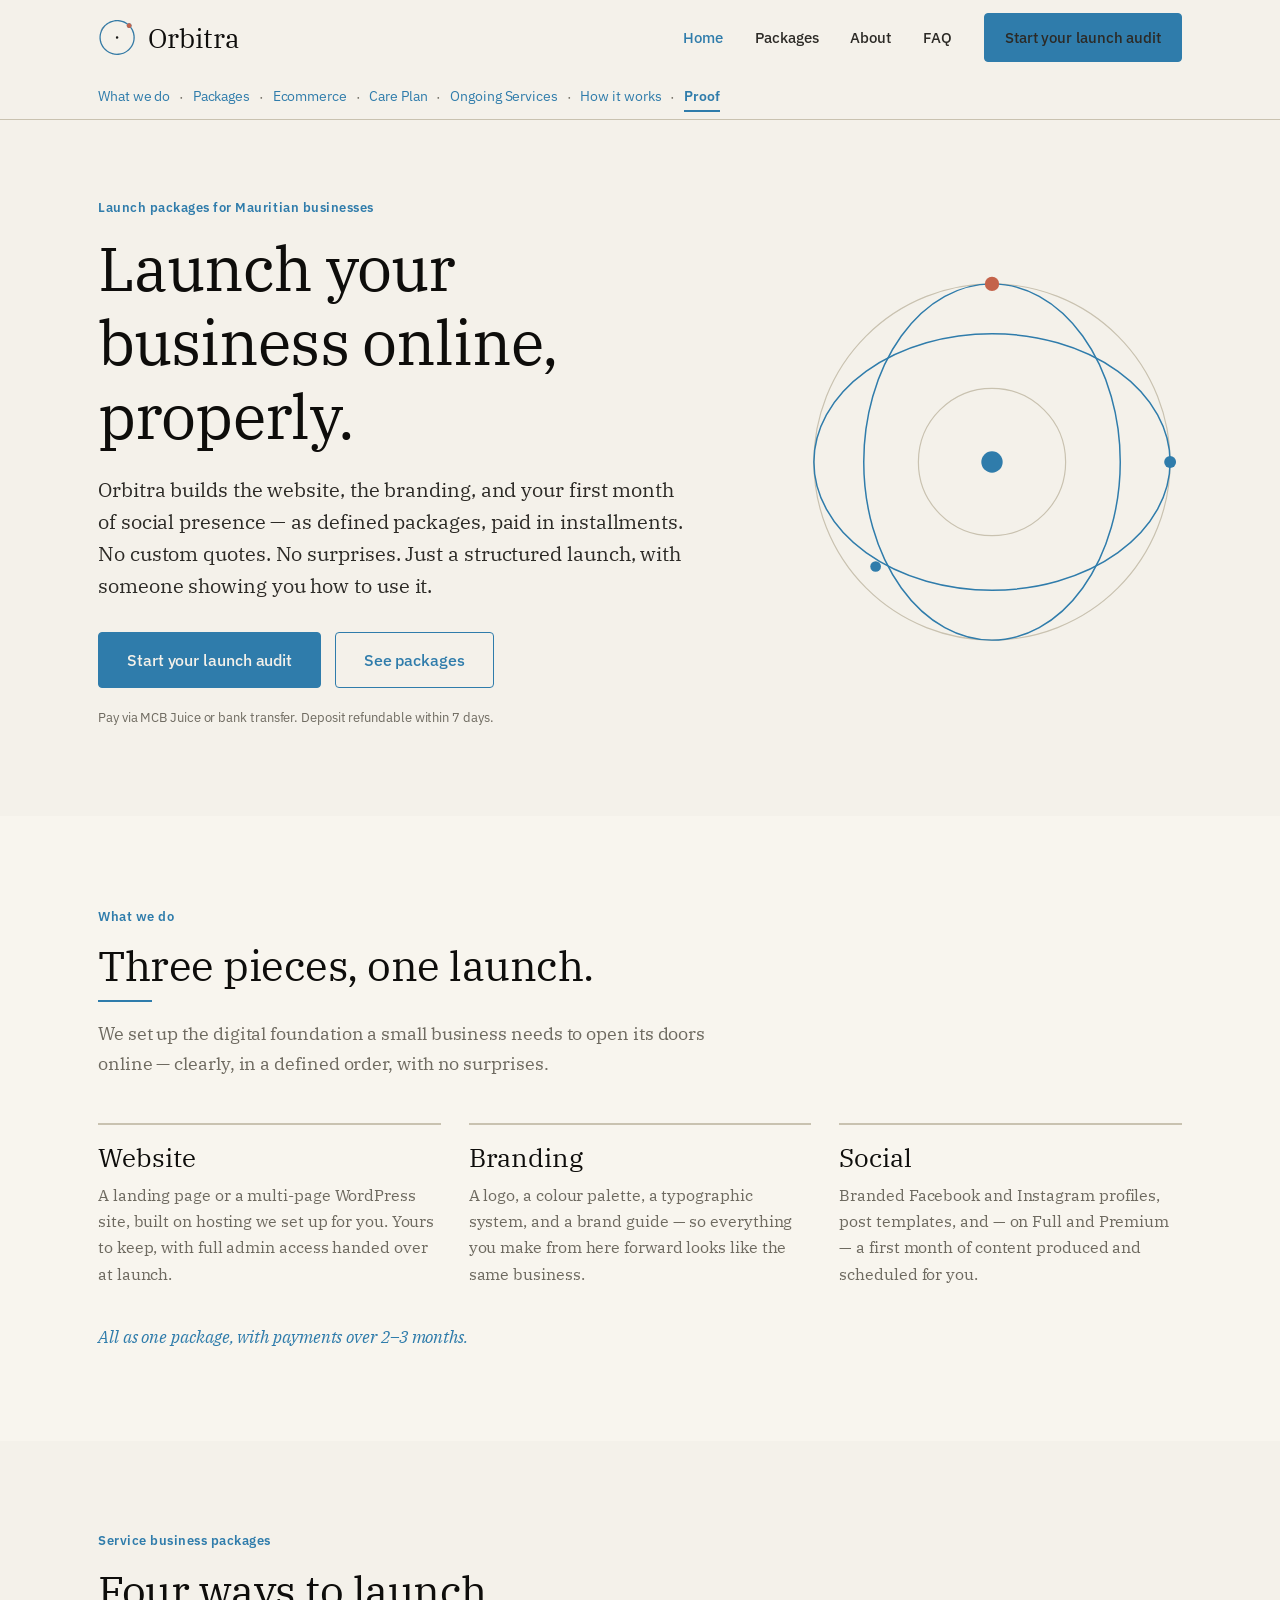
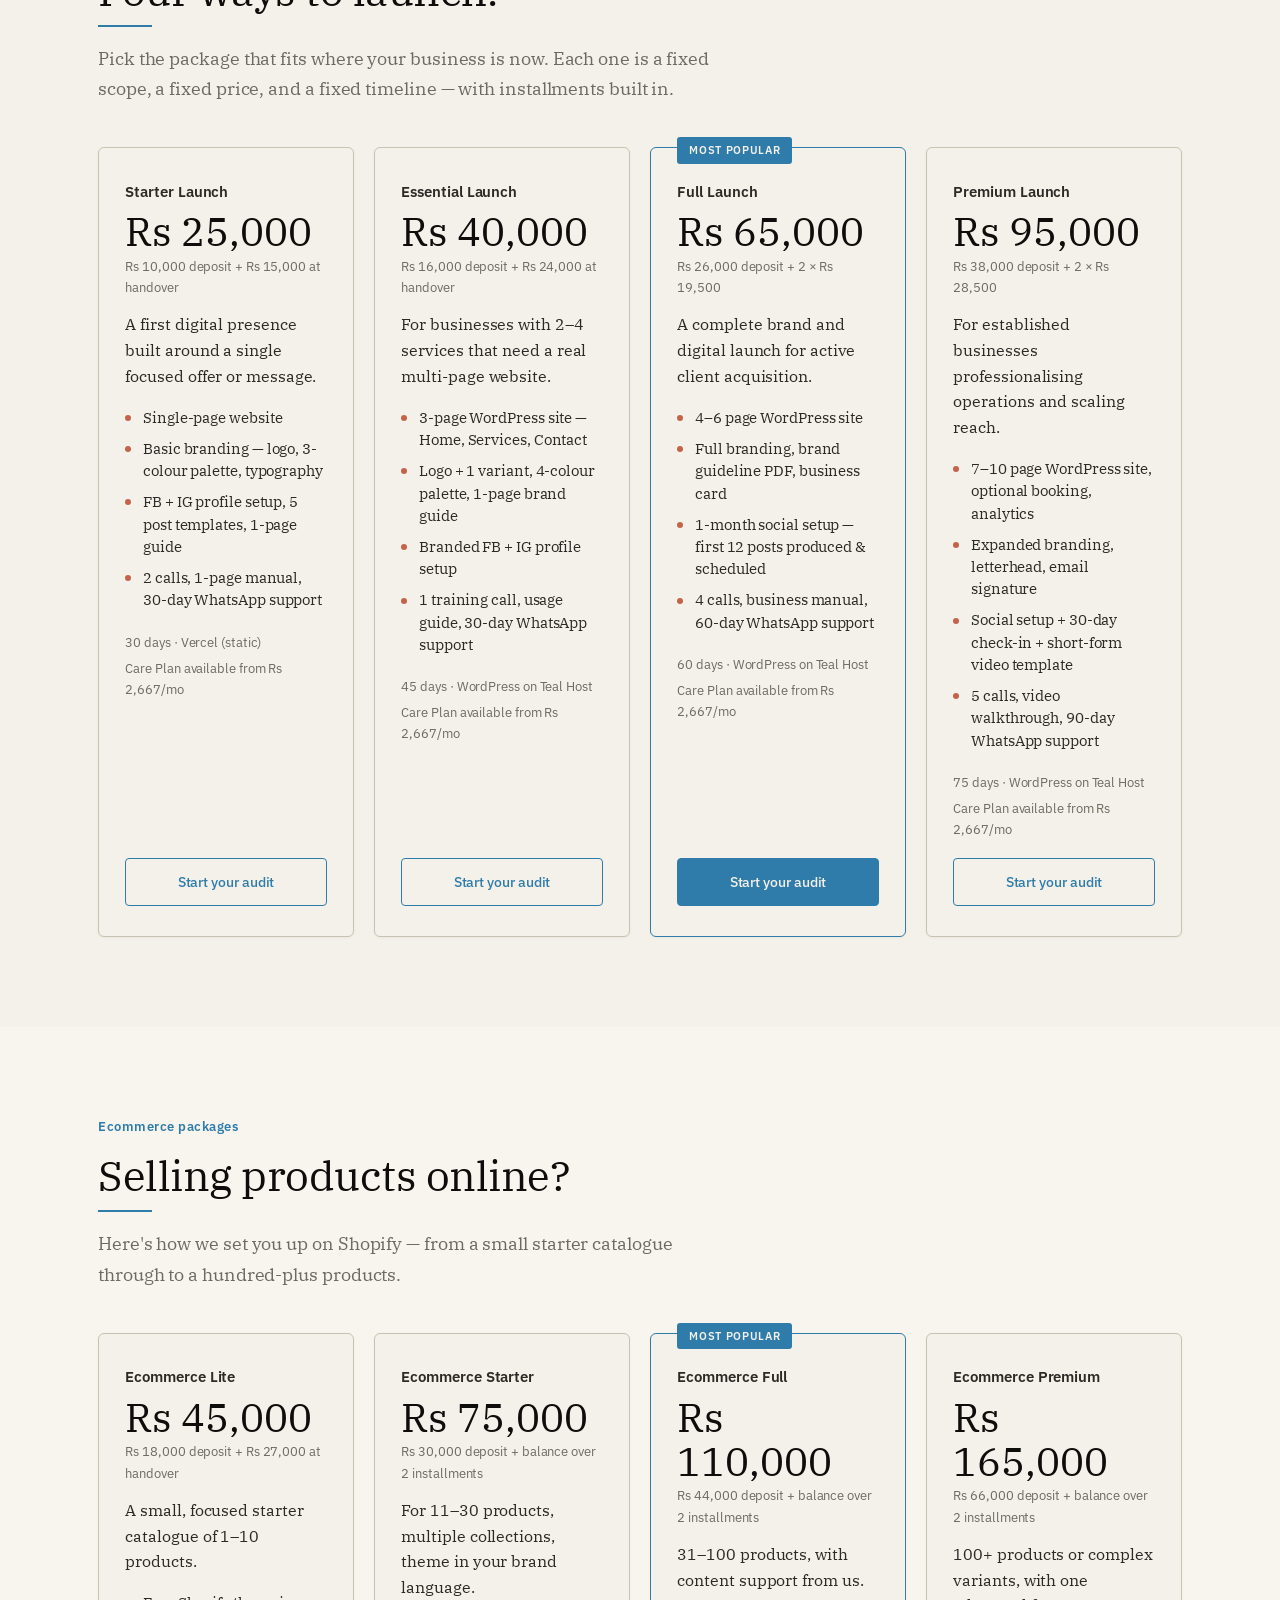
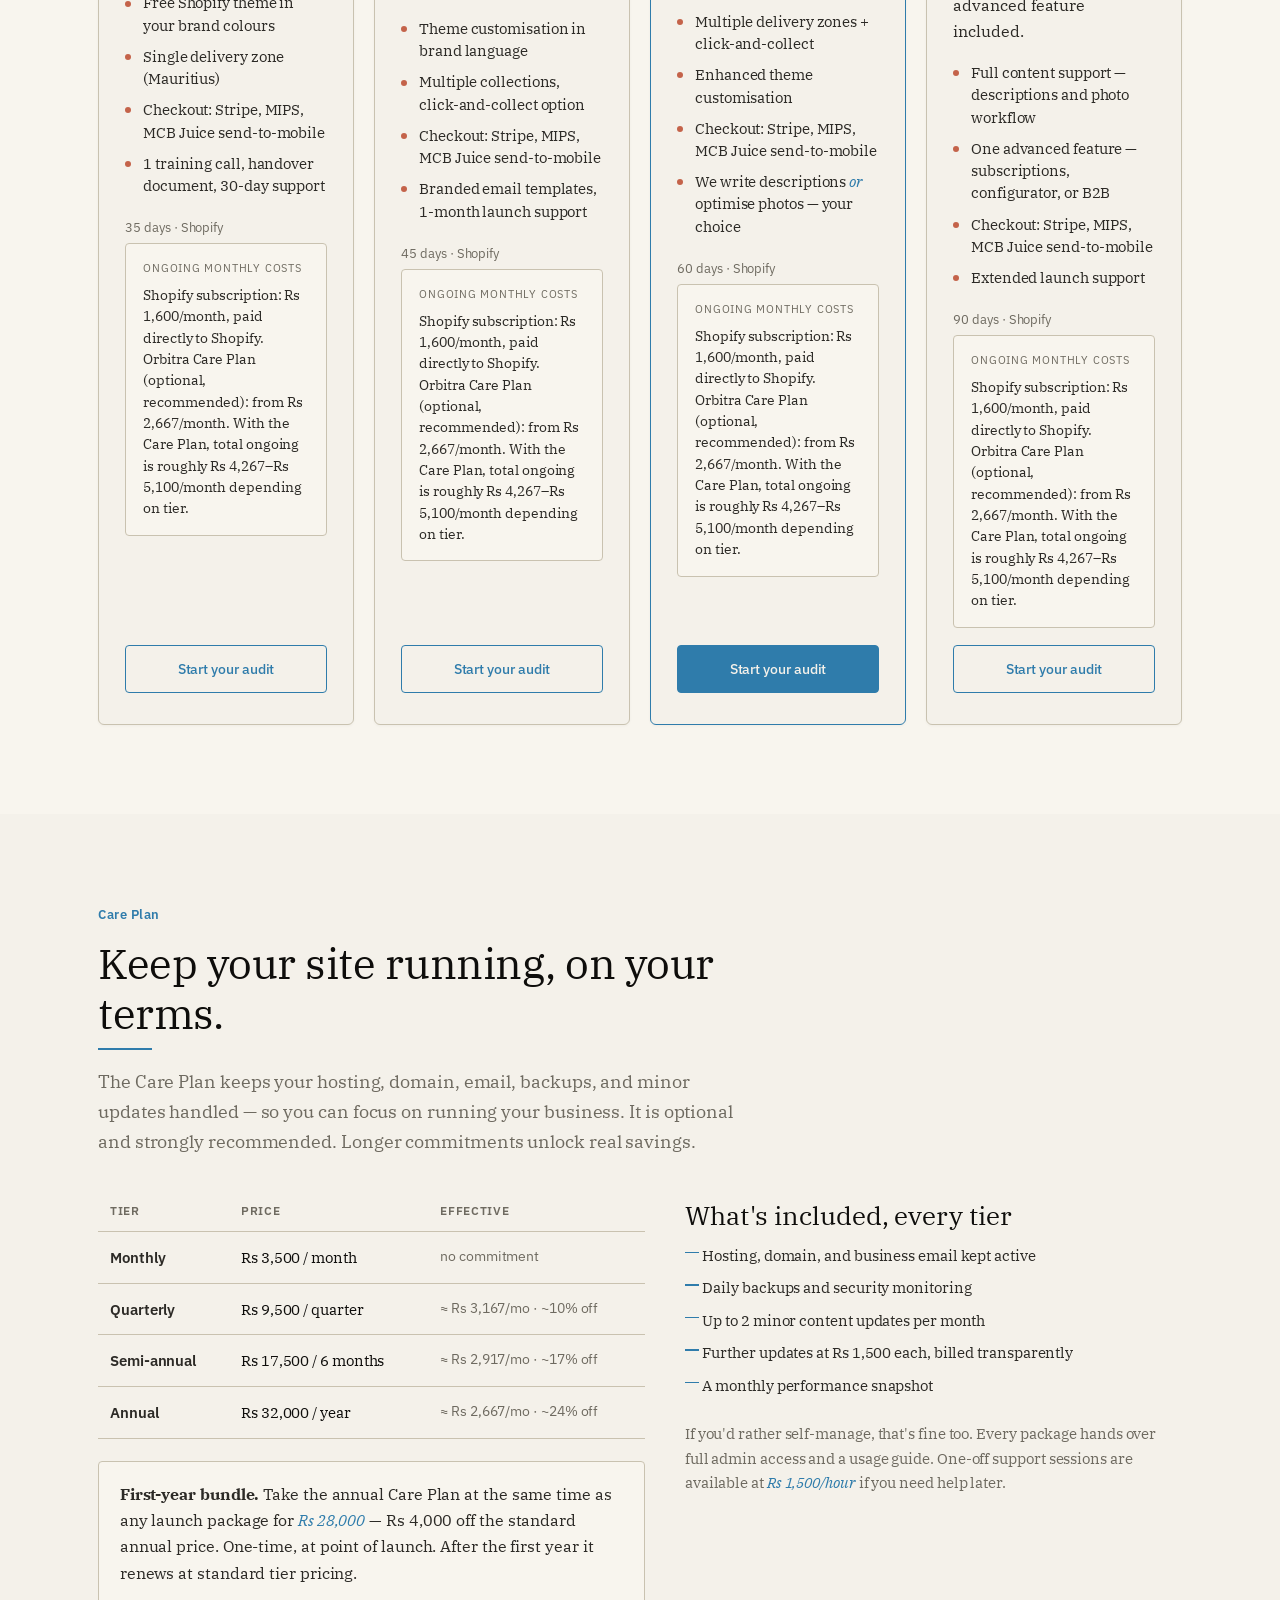
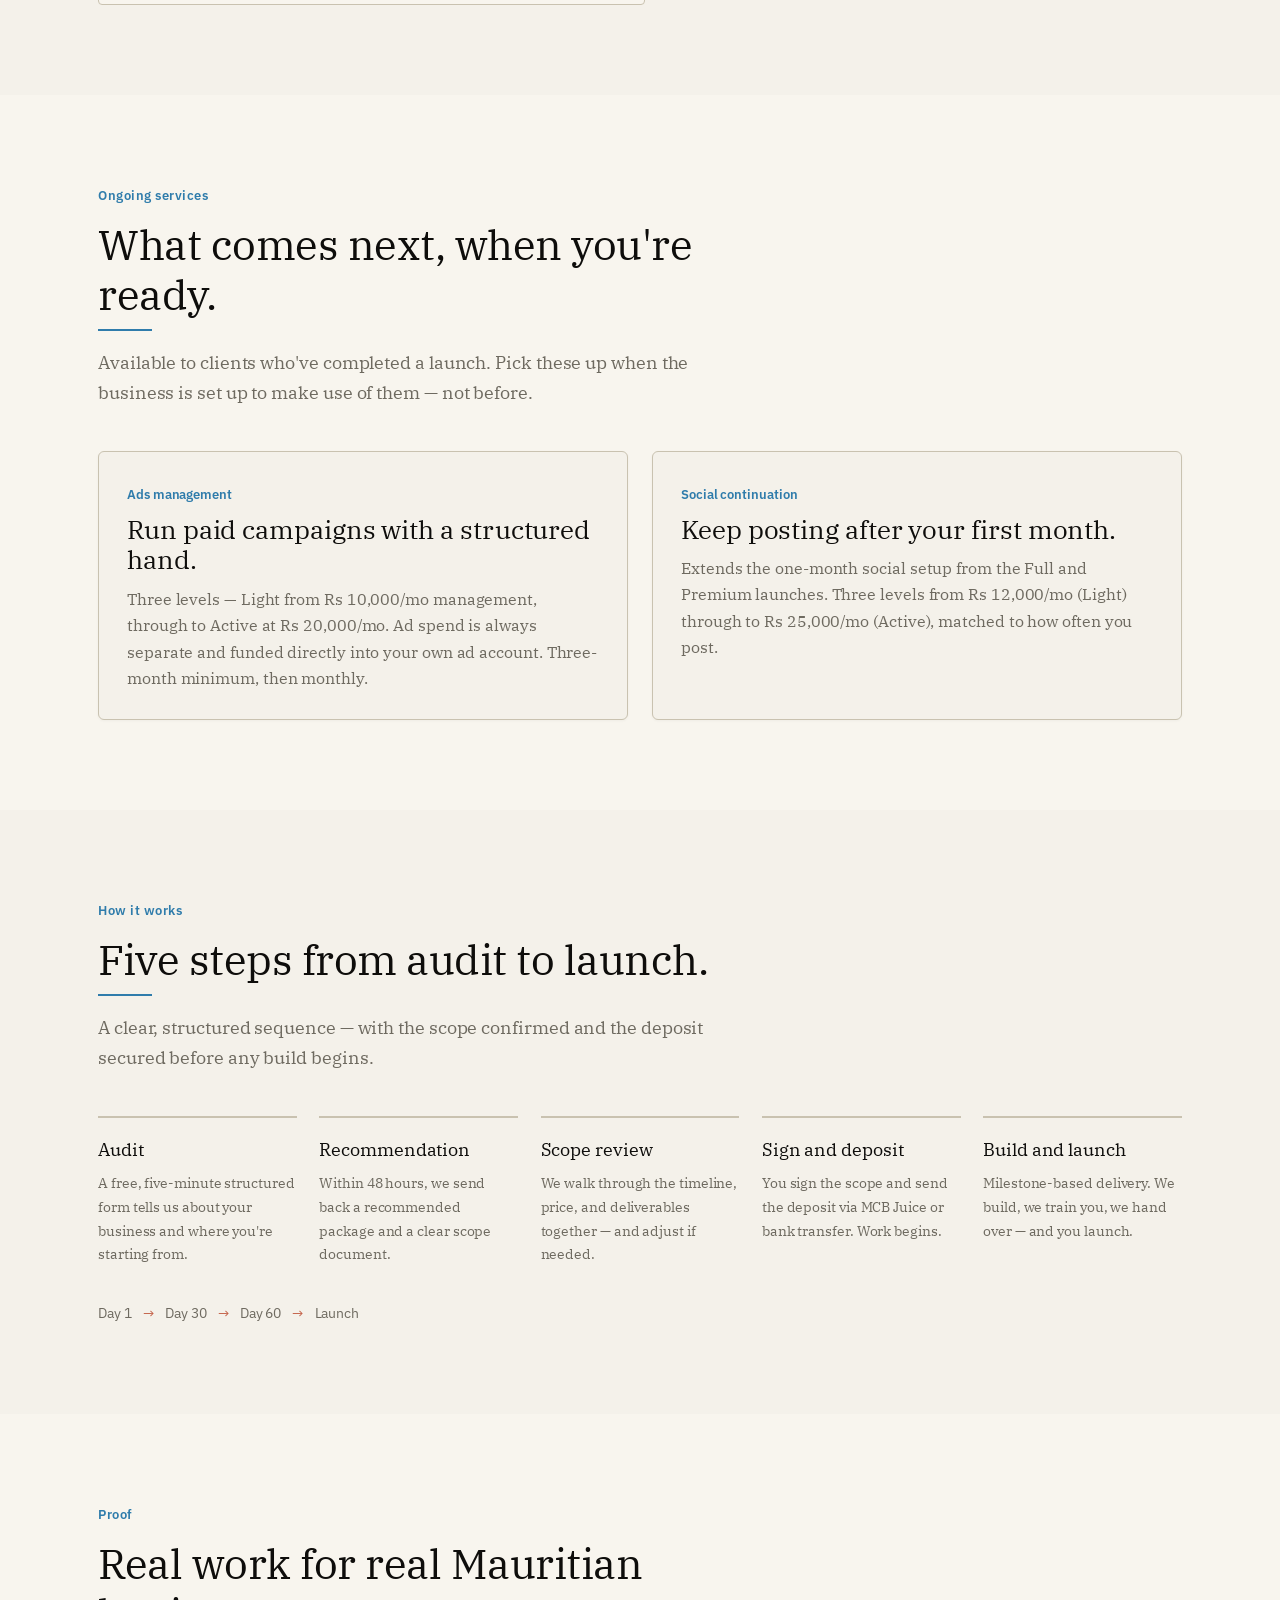
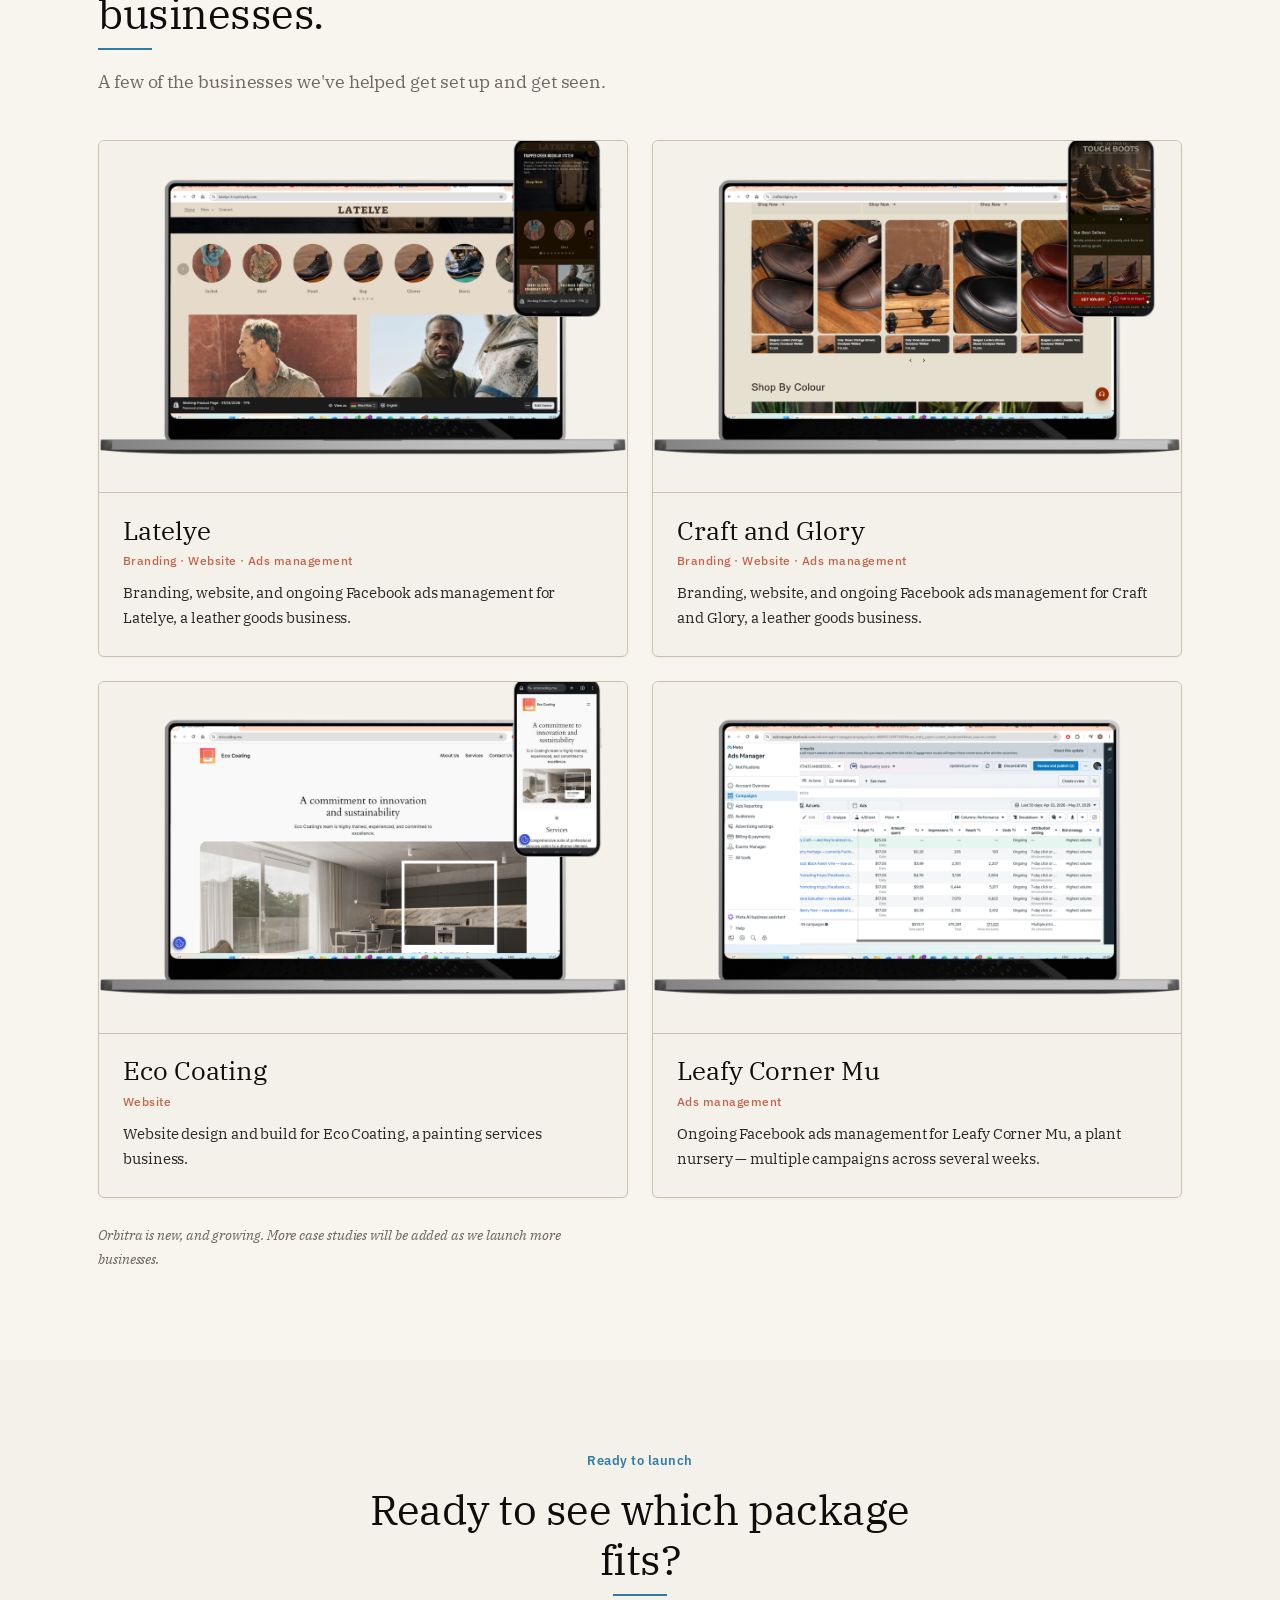
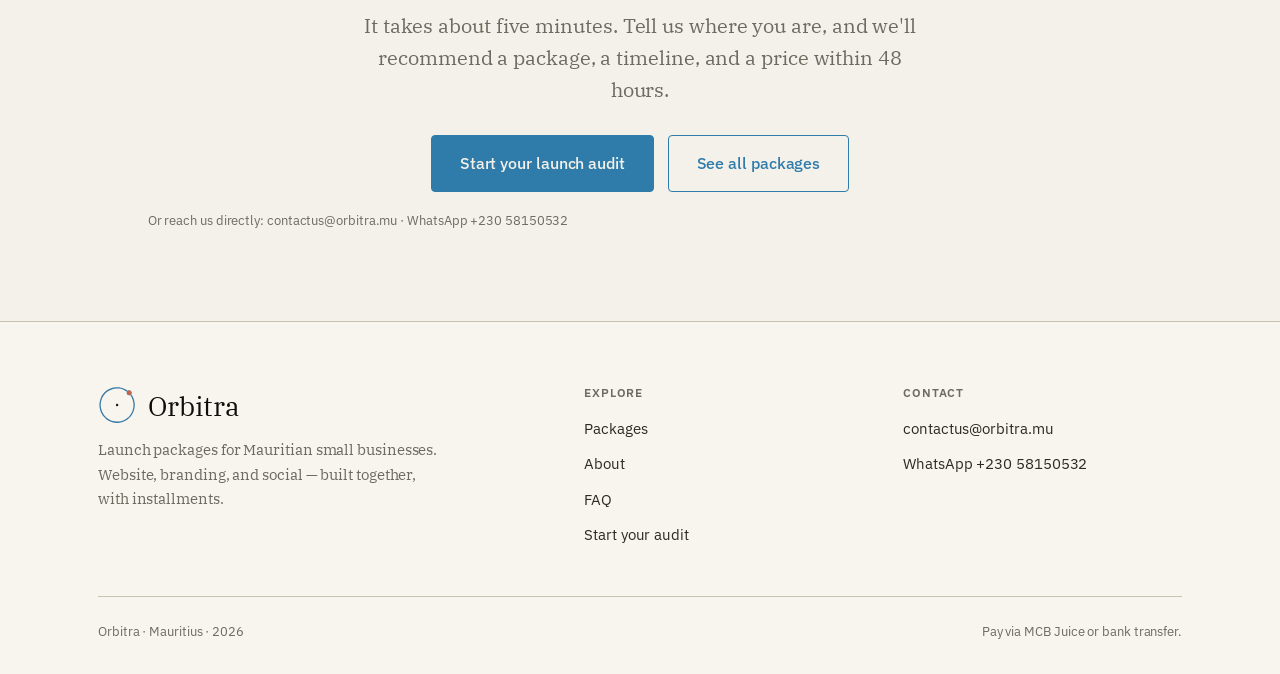
<file: index.html>
<!DOCTYPE html>
<html lang="en" class="no-js">
<head>
<meta charset="UTF-8">
<meta name="viewport" content="width=device-width, initial-scale=1.0">
<title>Orbitra — Launch packages for Mauritian businesses</title>
<meta name="description" content="Orbitra builds the website, branding, and social presence Mauritian small businesses need to launch — defined packages with installments, not custom projects.">
<link rel="icon" href="/orbitra_logo.svg">
<link rel="stylesheet" href="/styles.css">
<script>document.documentElement.classList.remove('no-js');</script>
</head>
<body>

<!-- ===================== HEADER ===================== -->
<header class="site-header">
  <div class="header-inner">
    <a href="/" class="brand" aria-label="Orbitra home">
      <img src="/orbitra_logo.svg" alt="Orbitra" class="brand-logo">
      <span class="brand-wordmark">Orbitra</span>
    </a>
    <nav class="nav-desktop" aria-label="Primary">
      <a href="/" class="is-current">Home</a>
      <a href="/packages">Packages</a>
      <a href="/about">About</a>
      <a href="/faq">FAQ</a>
      <a href="https://tally.so/r/gDJ7Zl" target="_self" class="btn btn-primary btn-sm">Start your launch audit</a>
    </nav>
    <button class="nav-toggle" aria-label="Open menu" aria-expanded="false">
      <span></span><span></span><span></span>
    </button>
  </div>
</header>

<!-- ===================== MOBILE MENU ===================== -->
<div class="mobile-menu" id="mobileMenu">
  <a href="/">Home</a>
  <a href="/packages">Packages</a>
  <a href="/about">About</a>
  <a href="/faq">FAQ</a>
  <div class="mm-section-label">On this page</div>
  <div class="mm-jump">
    <a href="#what-we-do">What we do</a>
    <a href="#packages">Packages</a>
    <a href="#ecommerce">Ecommerce</a>
    <a href="#care-plan">Care Plan</a>
    <a href="#ongoing">Ongoing Services</a>
    <a href="#how-it-works">How it works</a>
    <a href="#proof">Proof</a>
  </div>
  <a href="https://tally.so/r/gDJ7Zl" target="_self" class="btn btn-primary">Start your launch audit</a>
</div>

<!-- ===================== STICKY SECTION STRIP (desktop) ===================== -->
<nav class="section-strip" aria-label="Page sections">
  <div class="strip-inner">
    <a href="#what-we-do">What we do</a><span class="dot">·</span>
    <a href="#packages">Packages</a><span class="dot">·</span>
    <a href="#ecommerce">Ecommerce</a><span class="dot">·</span>
    <a href="#care-plan">Care Plan</a><span class="dot">·</span>
    <a href="#ongoing">Ongoing Services</a><span class="dot">·</span>
    <a href="#how-it-works">How it works</a><span class="dot">·</span>
    <a href="#proof">Proof</a>
  </div>
</nav>

<main>

  <!-- ===================== HERO ===================== -->
  <section class="hero section tint-a">
    <div class="container">
      <div class="hero-grid">
        <div class="reveal">
          <span class="eyebrow">Launch packages for Mauritian businesses</span>
          <h1>Launch your business online, properly.</h1>
          <p class="lead">Orbitra builds the website, the branding, and your first month of social presence — as defined packages, paid in installments. No custom quotes. No surprises. Just a structured launch, with someone showing you how to use it.</p>
          <div class="hero-ctas">
            <a href="https://tally.so/r/gDJ7Zl" target="_self" class="btn btn-primary">Start your launch audit</a>
            <a href="#packages" class="btn btn-secondary">See packages</a>
          </div>
          <p class="hero-note">Pay via MCB Juice or bank transfer. Deposit refundable within 7 days.</p>
        </div>
        <div class="hero-art reveal" aria-hidden="true">
          <svg viewBox="0 0 320 320" xmlns="http://www.w3.org/2000/svg">
            <ellipse cx="160" cy="160" rx="150" ry="150" fill="none" stroke="#C9C2B0" stroke-width="1"/>
            <ellipse cx="160" cy="160" rx="108" ry="150" fill="none" stroke="#2F7CAB" stroke-width="1.25"/>
            <ellipse cx="160" cy="160" rx="150" ry="108" fill="none" stroke="#2F7CAB" stroke-width="1.25"/>
            <ellipse cx="160" cy="160" rx="62" ry="62" fill="none" stroke="#C9C2B0" stroke-width="1"/>
            <circle cx="160" cy="160" r="9" fill="#2F7CAB"/>
            <circle cx="160" cy="10" r="6" fill="#C4634A"/>
            <circle cx="310" cy="160" r="5" fill="#2F7CAB"/>
            <circle cx="62" cy="248" r="4.5" fill="#2F7CAB"/>
          </svg>
        </div>
      </div>
    </div>
  </section>

  <!-- ===================== WHAT WE DO ===================== -->
  <section class="section tint-b" id="what-we-do">
    <div class="container">
      <div class="section-header reveal">
        <span class="eyebrow">What we do</span>
        <h2 class="section-headline">Three pieces, one launch.</h2>
        <p class="section-support">We set up the digital foundation a small business needs to open its doors online — clearly, in a defined order, with no surprises.</p>
      </div>
      <div class="triad">
        <div class="triad-item reveal">
          <h3>Website</h3>
          <p class="muted">A landing page or a multi-page WordPress site, built on hosting we set up for you. Yours to keep, with full admin access handed over at launch.</p>
        </div>
        <div class="triad-item reveal">
          <h3>Branding</h3>
          <p class="muted">A logo, a colour palette, a typographic system, and a brand guide — so everything you make from here forward looks like the same business.</p>
        </div>
        <div class="triad-item reveal">
          <h3>Social</h3>
          <p class="muted">Branded Facebook and Instagram profiles, post templates, and — on Full and Premium — a first month of content produced and scheduled for you.</p>
        </div>
      </div>
      <p class="triad-close reveal">All as one package, with payments over 2–3 months.</p>
    </div>
  </section>

  <!-- ===================== SERVICE PACKAGES ===================== -->
  <section class="section tint-a" id="packages">
    <div class="container">
      <div class="section-header reveal">
        <span class="eyebrow">Service business packages</span>
        <h2 class="section-headline">Four ways to launch.</h2>
        <p class="section-support">Pick the package that fits where your business is now. Each one is a fixed scope, a fixed price, and a fixed timeline — with installments built in.</p>
      </div>
      <div class="card-grid">

        <article class="pkg-card reveal">
          <div class="pkg-name">Starter Launch</div>
          <div class="pkg-price">Rs 25,000</div>
          <div class="pkg-terms">Rs 10,000 deposit + Rs 15,000 at handover</div>
          <p class="pkg-desc">A first digital presence built around a single focused offer or message.</p>
          <ul class="deliverables">
            <li>Single-page website</li>
            <li>Basic branding — logo, 3-colour palette, typography</li>
            <li>FB + IG profile setup, 5 post templates, 1-page guide</li>
            <li>2 calls, 1-page manual, 30-day WhatsApp support</li>
          </ul>
          <div class="pkg-meta">30 days · Vercel (static)</div>
          <div class="pkg-care">Care Plan available from Rs 2,667/mo</div>
          <div class="pkg-cta"><a href="https://tally.so/r/gDJ7Zl" target="_self" class="btn btn-secondary btn-sm">Start your audit</a></div>
        </article>

        <article class="pkg-card reveal">
          <div class="pkg-name">Essential Launch</div>
          <div class="pkg-price">Rs 40,000</div>
          <div class="pkg-terms">Rs 16,000 deposit + Rs 24,000 at handover</div>
          <p class="pkg-desc">For businesses with 2–4 services that need a real multi-page website.</p>
          <ul class="deliverables">
            <li>3-page WordPress site — Home, Services, Contact</li>
            <li>Logo + 1 variant, 4-colour palette, 1-page brand guide</li>
            <li>Branded FB + IG profile setup</li>
            <li>1 training call, usage guide, 30-day WhatsApp support</li>
          </ul>
          <div class="pkg-meta">45 days · WordPress on Teal Host</div>
          <div class="pkg-care">Care Plan available from Rs 2,667/mo</div>
          <div class="pkg-cta"><a href="https://tally.so/r/gDJ7Zl" target="_self" class="btn btn-secondary btn-sm">Start your audit</a></div>
        </article>

        <article class="pkg-card recommended reveal">
          <span class="tag-popular">Most popular</span>
          <div class="pkg-name">Full Launch</div>
          <div class="pkg-price">Rs 65,000</div>
          <div class="pkg-terms">Rs 26,000 deposit + 2 × Rs 19,500</div>
          <p class="pkg-desc">A complete brand and digital launch for active client acquisition.</p>
          <ul class="deliverables">
            <li>4–6 page WordPress site</li>
            <li>Full branding, brand guideline PDF, business card</li>
            <li>1-month social setup — first 12 posts produced & scheduled</li>
            <li>4 calls, business manual, 60-day WhatsApp support</li>
          </ul>
          <div class="pkg-meta">60 days · WordPress on Teal Host</div>
          <div class="pkg-care">Care Plan available from Rs 2,667/mo</div>
          <div class="pkg-cta"><a href="https://tally.so/r/gDJ7Zl" target="_self" class="btn btn-primary btn-sm">Start your audit</a></div>
        </article>

        <article class="pkg-card reveal">
          <div class="pkg-name">Premium Launch</div>
          <div class="pkg-price">Rs 95,000</div>
          <div class="pkg-terms">Rs 38,000 deposit + 2 × Rs 28,500</div>
          <p class="pkg-desc">For established businesses professionalising operations and scaling reach.</p>
          <ul class="deliverables">
            <li>7–10 page WordPress site, optional booking, analytics</li>
            <li>Expanded branding, letterhead, email signature</li>
            <li>Social setup + 30-day check-in + short-form video template</li>
            <li>5 calls, video walkthrough, 90-day WhatsApp support</li>
          </ul>
          <div class="pkg-meta">75 days · WordPress on Teal Host</div>
          <div class="pkg-care">Care Plan available from Rs 2,667/mo</div>
          <div class="pkg-cta"><a href="https://tally.so/r/gDJ7Zl" target="_self" class="btn btn-secondary btn-sm">Start your audit</a></div>
        </article>

      </div>
    </div>
  </section>

  <!-- ===================== ECOMMERCE PACKAGES ===================== -->
  <section class="section tint-b" id="ecommerce">
    <div class="container">
      <div class="section-header reveal">
        <span class="eyebrow">Ecommerce packages</span>
        <h2 class="section-headline">Selling products online?</h2>
        <p class="section-support">Here's how we set you up on Shopify — from a small starter catalogue through to a hundred-plus products.</p>
      </div>
      <div class="card-grid">

        <article class="pkg-card reveal">
          <div class="pkg-name">Ecommerce Lite</div>
          <div class="pkg-price">Rs 45,000</div>
          <div class="pkg-terms">Rs 18,000 deposit + Rs 27,000 at handover</div>
          <p class="pkg-desc">A small, focused starter catalogue of 1–10 products.</p>
          <ul class="deliverables">
            <li>Free Shopify theme in your brand colours</li>
            <li>Single delivery zone (Mauritius)</li>
            <li>Checkout: Stripe, MIPS, MCB Juice send-to-mobile</li>
            <li>1 training call, handover document, 30-day support</li>
          </ul>
          <div class="pkg-meta">35 days · Shopify</div>
          <div class="disclosure">
            <div class="disclosure-title">Ongoing monthly costs</div>
            <div class="disclosure-body">Shopify subscription: Rs 1,600/month, paid directly to Shopify. Orbitra Care Plan (optional, recommended): from Rs 2,667/month. With the Care Plan, total ongoing is roughly Rs 4,267–Rs 5,100/month depending on tier.</div>
          </div>
          <div class="pkg-cta"><a href="https://tally.so/r/gDJ7Zl" target="_self" class="btn btn-secondary btn-sm">Start your audit</a></div>
        </article>

        <article class="pkg-card reveal">
          <div class="pkg-name">Ecommerce Starter</div>
          <div class="pkg-price">Rs 75,000</div>
          <div class="pkg-terms">Rs 30,000 deposit + balance over 2 installments</div>
          <p class="pkg-desc">For 11–30 products, multiple collections, theme in your brand language.</p>
          <ul class="deliverables">
            <li>Theme customisation in brand language</li>
            <li>Multiple collections, click-and-collect option</li>
            <li>Checkout: Stripe, MIPS, MCB Juice send-to-mobile</li>
            <li>Branded email templates, 1-month launch support</li>
          </ul>
          <div class="pkg-meta">45 days · Shopify</div>
          <div class="disclosure">
            <div class="disclosure-title">Ongoing monthly costs</div>
            <div class="disclosure-body">Shopify subscription: Rs 1,600/month, paid directly to Shopify. Orbitra Care Plan (optional, recommended): from Rs 2,667/month. With the Care Plan, total ongoing is roughly Rs 4,267–Rs 5,100/month depending on tier.</div>
          </div>
          <div class="pkg-cta"><a href="https://tally.so/r/gDJ7Zl" target="_self" class="btn btn-secondary btn-sm">Start your audit</a></div>
        </article>

        <article class="pkg-card recommended reveal">
          <span class="tag-popular">Most popular</span>
          <div class="pkg-name">Ecommerce Full</div>
          <div class="pkg-price">Rs 110,000</div>
          <div class="pkg-terms">Rs 44,000 deposit + balance over 2 installments</div>
          <p class="pkg-desc">31–100 products, with content support from us.</p>
          <ul class="deliverables">
            <li>Multiple delivery zones + click-and-collect</li>
            <li>Enhanced theme customisation</li>
            <li>Checkout: Stripe, MIPS, MCB Juice send-to-mobile</li>
            <li>We write descriptions <em>or</em> optimise photos — your choice</li>
          </ul>
          <div class="pkg-meta">60 days · Shopify</div>
          <div class="disclosure">
            <div class="disclosure-title">Ongoing monthly costs</div>
            <div class="disclosure-body">Shopify subscription: Rs 1,600/month, paid directly to Shopify. Orbitra Care Plan (optional, recommended): from Rs 2,667/month. With the Care Plan, total ongoing is roughly Rs 4,267–Rs 5,100/month depending on tier.</div>
          </div>
          <div class="pkg-cta"><a href="https://tally.so/r/gDJ7Zl" target="_self" class="btn btn-primary btn-sm">Start your audit</a></div>
        </article>

        <article class="pkg-card reveal">
          <div class="pkg-name">Ecommerce Premium</div>
          <div class="pkg-price">Rs 165,000</div>
          <div class="pkg-terms">Rs 66,000 deposit + balance over 2 installments</div>
          <p class="pkg-desc">100+ products or complex variants, with one advanced feature included.</p>
          <ul class="deliverables">
            <li>Full content support — descriptions and photo workflow</li>
            <li>One advanced feature — subscriptions, configurator, or B2B</li>
            <li>Checkout: Stripe, MIPS, MCB Juice send-to-mobile</li>
            <li>Extended launch support</li>
          </ul>
          <div class="pkg-meta">90 days · Shopify</div>
          <div class="disclosure">
            <div class="disclosure-title">Ongoing monthly costs</div>
            <div class="disclosure-body">Shopify subscription: Rs 1,600/month, paid directly to Shopify. Orbitra Care Plan (optional, recommended): from Rs 2,667/month. With the Care Plan, total ongoing is roughly Rs 4,267–Rs 5,100/month depending on tier.</div>
          </div>
          <div class="pkg-cta"><a href="https://tally.so/r/gDJ7Zl" target="_self" class="btn btn-secondary btn-sm">Start your audit</a></div>
        </article>

      </div>
    </div>
  </section>

  <!-- ===================== CARE PLAN ===================== -->
  <section class="section tint-a" id="care-plan">
    <div class="container">
      <div class="section-header reveal">
        <span class="eyebrow">Care Plan</span>
        <h2 class="section-headline">Keep your site running, on your terms.</h2>
        <p class="section-support">The Care Plan keeps your hosting, domain, email, backups, and minor updates handled — so you can focus on running your business. It is optional and strongly recommended. Longer commitments unlock real savings.</p>
      </div>
      <div class="care-wrap reveal">
        <div>
          <table class="care-table">
            <thead>
              <tr><th>Tier</th><th>Price</th><th>Effective</th></tr>
            </thead>
            <tbody>
              <tr>
                <td class="tier-name">Monthly</td>
                <td class="tier-price">Rs 3,500 / month</td>
                <td class="tier-eff">no commitment</td>
              </tr>
              <tr>
                <td class="tier-name">Quarterly</td>
                <td class="tier-price">Rs 9,500 / quarter</td>
                <td class="tier-eff">≈ Rs 3,167/mo · ~10% off</td>
              </tr>
              <tr>
                <td class="tier-name">Semi-annual</td>
                <td class="tier-price">Rs 17,500 / 6 months</td>
                <td class="tier-eff">≈ Rs 2,917/mo · ~17% off</td>
              </tr>
              <tr>
                <td class="tier-name">Annual</td>
                <td class="tier-price">Rs 32,000 / year</td>
                <td class="tier-eff">≈ Rs 2,667/mo · ~24% off</td>
              </tr>
            </tbody>
          </table>
          <div class="care-bundle">
            <strong>First-year bundle.</strong> Take the annual Care Plan at the same time as any launch package for <em>Rs 28,000</em> — Rs 4,000 off the standard annual price. One-time, at point of launch. After the first year it renews at standard tier pricing.
          </div>
        </div>
        <div>
          <h3 style="margin-bottom:0.5rem;">What's included, every tier</h3>
          <ul class="care-included">
            <li>Hosting, domain, and business email kept active</li>
            <li>Daily backups and security monitoring</li>
            <li>Up to 2 minor content updates per month</li>
            <li>Further updates at Rs 1,500 each, billed transparently</li>
            <li>A monthly performance snapshot</li>
          </ul>
          <p class="care-foot">If you'd rather self-manage, that's fine too. Every package hands over full admin access and a usage guide. One-off support sessions are available at <em>Rs 1,500/hour</em> if you need help later.</p>
        </div>
      </div>
    </div>
  </section>

  <!-- ===================== ONGOING SERVICES ===================== -->
  <section class="section tint-b" id="ongoing">
    <div class="container">
      <div class="section-header reveal">
        <span class="eyebrow">Ongoing services</span>
        <h2 class="section-headline">What comes next, when you're ready.</h2>
        <p class="section-support">Available to clients who've completed a launch. Pick these up when the business is set up to make use of them — not before.</p>
      </div>
      <div class="ongoing-grid">
        <div class="ongoing-card reveal">
          <span class="ongoing-label">Ads management</span>
          <h3>Run paid campaigns with a structured hand.</h3>
          <p class="muted">Three levels — Light from Rs 10,000/mo management, through to Active at Rs 20,000/mo. Ad spend is always separate and funded directly into your own ad account. Three-month minimum, then monthly.</p>
        </div>
        <div class="ongoing-card reveal">
          <span class="ongoing-label">Social continuation</span>
          <h3>Keep posting after your first month.</h3>
          <p class="muted">Extends the one-month social setup from the Full and Premium launches. Three levels from Rs 12,000/mo (Light) through to Rs 25,000/mo (Active), matched to how often you post.</p>
        </div>
      </div>
    </div>
  </section>

  <!-- ===================== HOW IT WORKS ===================== -->
  <section class="section tint-a" id="how-it-works">
    <div class="container">
      <div class="section-header reveal">
        <span class="eyebrow">How it works</span>
        <h2 class="section-headline">Five steps from audit to launch.</h2>
        <p class="section-support">A clear, structured sequence — with the scope confirmed and the deposit secured before any build begins.</p>
      </div>
      <div class="steps">
        <div class="step reveal">
          <div class="step-name">Audit</div>
          <p>A free, five-minute structured form tells us about your business and where you're starting from.</p>
        </div>
        <div class="step reveal">
          <div class="step-name">Recommendation</div>
          <p>Within 48 hours, we send back a recommended package and a clear scope document.</p>
        </div>
        <div class="step reveal">
          <div class="step-name">Scope review</div>
          <p>We walk through the timeline, price, and deliverables together — and adjust if needed.</p>
        </div>
        <div class="step reveal">
          <div class="step-name">Sign and deposit</div>
          <p>You sign the scope and send the deposit via MCB Juice or bank transfer. Work begins.</p>
        </div>
        <div class="step reveal">
          <div class="step-name">Build and launch</div>
          <p>Milestone-based delivery. We build, we train you, we hand over — and you launch.</p>
        </div>
      </div>
      <div class="journey reveal">
        <span>Day 1</span><span class="arrow">→</span>
        <span>Day 30</span><span class="arrow">→</span>
        <span>Day 60</span><span class="arrow">→</span>
        <span>Launch</span>
      </div>
    </div>
  </section>

  <!-- ===================== PROOF ===================== -->
  <section class="section tint-b" id="proof">
    <div class="container">
      <div class="section-header reveal">
        <span class="eyebrow">Proof</span>
        <h2 class="section-headline">Real work for real Mauritian businesses.</h2>
        <p class="section-support">A few of the businesses we've helped get set up and get seen.</p>
      </div>
      <div class="proof-grid">

        <article class="proof-card reveal">
          <img src="/proof-leather-website.png" alt="Latelye website" class="proof-img">
          <div class="proof-body">
            <h3 class="proof-name">Latelye</h3>
            <div class="proof-tag">Branding · Website · Ads management</div>
            <p class="proof-desc">Branding, website, and ongoing Facebook ads management for Latelye, a leather goods business.</p>
          </div>
        </article>

        <article class="proof-card reveal">
          <img src="/proof-leather-website-2.png" alt="Craft and Glory website" class="proof-img">
          <div class="proof-body">
            <h3 class="proof-name">Craft and Glory</h3>
            <div class="proof-tag">Branding · Website · Ads management</div>
            <p class="proof-desc">Branding, website, and ongoing Facebook ads management for Craft and Glory, a leather goods business.</p>
          </div>
        </article>

        <article class="proof-card reveal">
          <img src="/proof-painting-services-website.png" alt="Eco Coating website" class="proof-img">
          <div class="proof-body">
            <h3 class="proof-name">Eco Coating</h3>
            <div class="proof-tag">Website</div>
            <p class="proof-desc">Website design and build for Eco Coating, a painting services business.</p>
          </div>
        </article>

        <article class="proof-card reveal">
          <img src="/proof-nursery-stats.png" alt="Leafy Corner Mu ads results" class="proof-img">
          <div class="proof-body">
            <h3 class="proof-name">Leafy Corner Mu</h3>
            <div class="proof-tag">Ads management</div>
            <p class="proof-desc">Ongoing Facebook ads management for Leafy Corner Mu, a plant nursery — multiple campaigns across several weeks.</p>
          </div>
        </article>

      </div>
      <p class="proof-note reveal">Orbitra is new, and growing. More case studies will be added as we launch more businesses.</p>
    </div>
  </section>

  <!-- ===================== FINAL CTA ===================== -->
  <section class="section tint-a final-cta">
    <div class="container reveal">
      <span class="eyebrow">Ready to launch</span>
      <h2 class="section-headline">Ready to see which package fits?</h2>
      <p class="lead">It takes about five minutes. Tell us where you are, and we'll recommend a package, a timeline, and a price within 48 hours.</p>
      <div class="hero-ctas">
        <a href="https://tally.so/r/gDJ7Zl" target="_self" class="btn btn-primary">Start your launch audit</a>
        <a href="/packages" class="btn btn-secondary">See all packages</a>
      </div>
      <p class="hero-note">Or reach us directly: contactus@orbitra.mu · WhatsApp +230 58150532</p>
    </div>
  </section>

</main>

<!-- ===================== FOOTER ===================== -->
<footer class="site-footer">
  <div class="container">
    <div class="footer-grid">
      <div class="footer-brand">
        <a href="/" class="brand" aria-label="Orbitra home">
          <img src="/orbitra_logo.svg" alt="Orbitra" class="brand-logo">
          <span class="brand-wordmark">Orbitra</span>
        </a>
        <p>Launch packages for Mauritian small businesses. Website, branding, and social — built together, with installments.</p>
      </div>
      <div class="footer-col">
        <h5>Explore</h5>
        <ul>
          <li><a href="/packages">Packages</a></li>
          <li><a href="/about">About</a></li>
          <li><a href="/faq">FAQ</a></li>
          <li><a href="https://tally.so/r/gDJ7Zl" target="_self">Start your audit</a></li>
        </ul>
      </div>
      <div class="footer-col">
        <h5>Contact</h5>
        <ul>
          <li><a href="mailto:contactus@orbitra.mu">contactus@orbitra.mu</a></li>
          <li><a href="https://wa.me/23058150532">WhatsApp +230 58150532</a></li>
        </ul>
      </div>
    </div>
    <div class="footer-bottom">
      <span>Orbitra · Mauritius · 2026</span>
      <span>Pay via MCB Juice or bank transfer.</span>
    </div>
  </div>
</footer>

<script src="/main.js" defer></script>
</body>
</html>
</file>
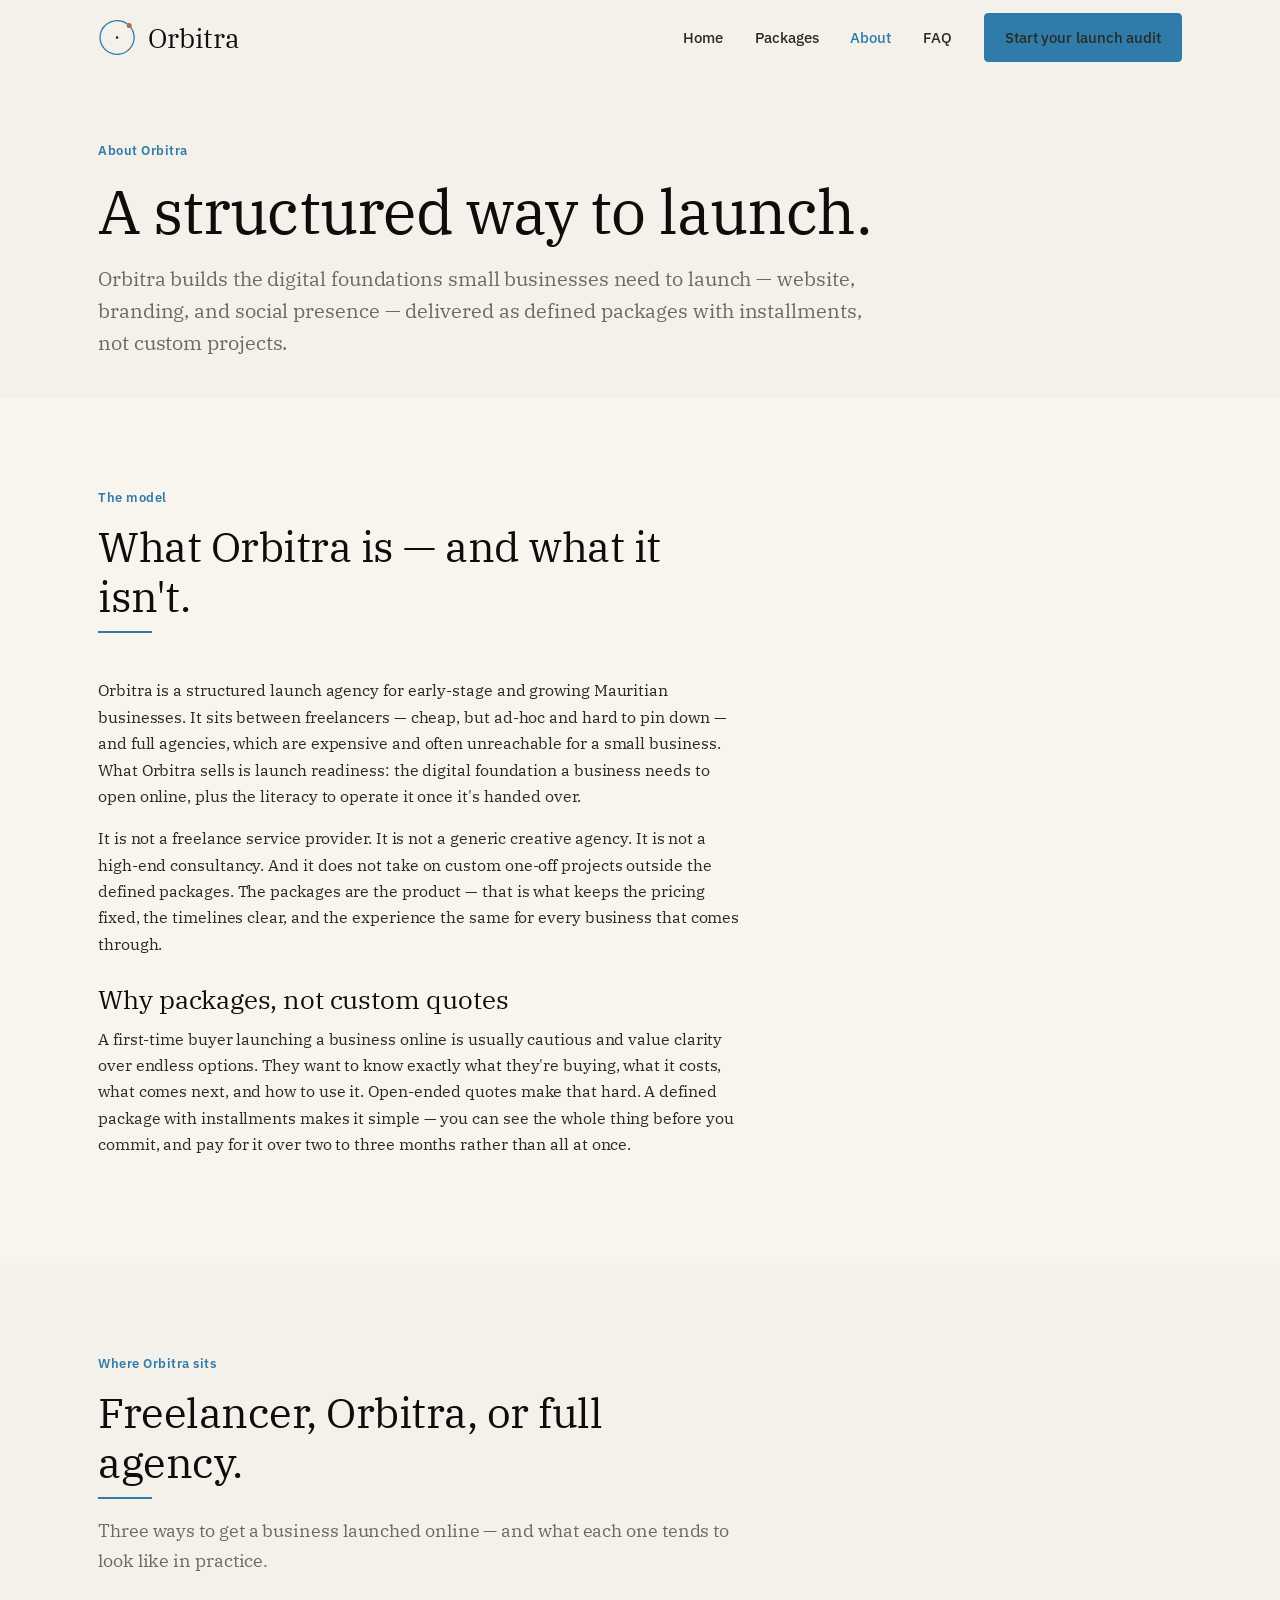
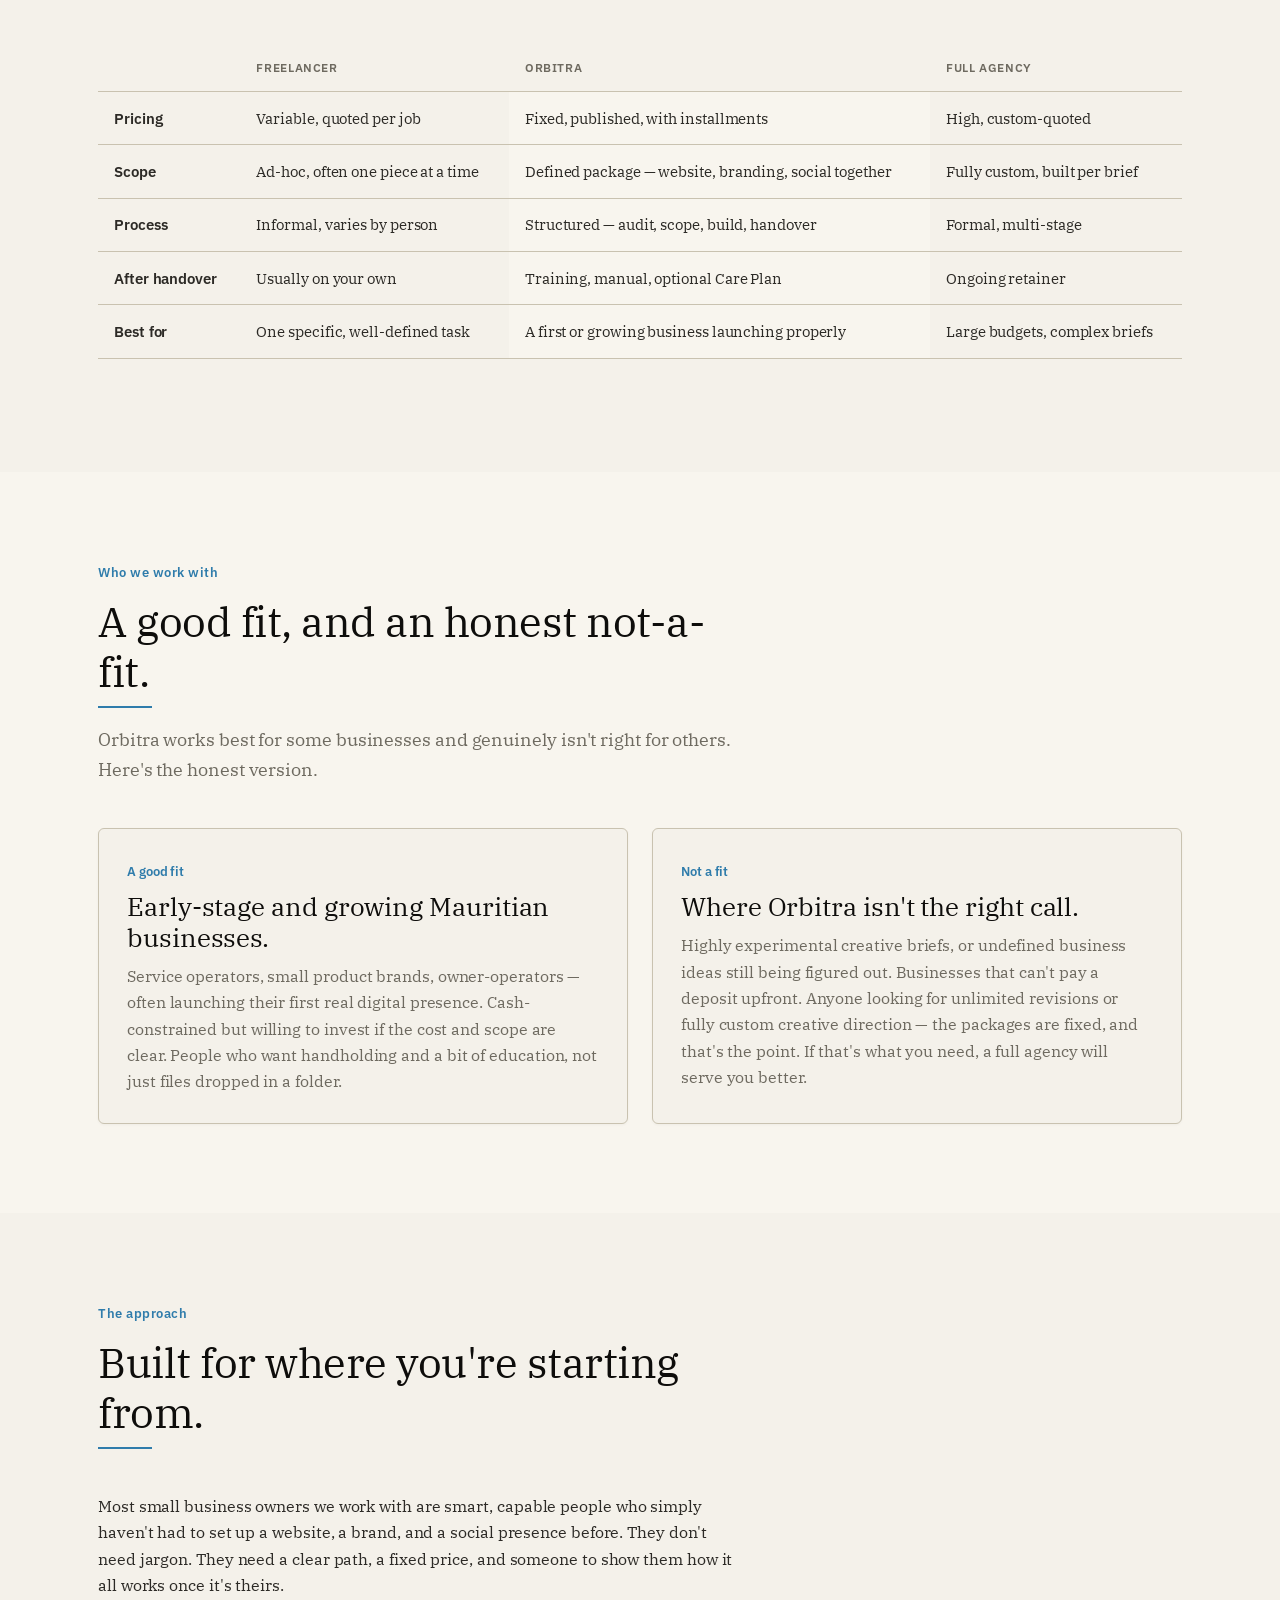
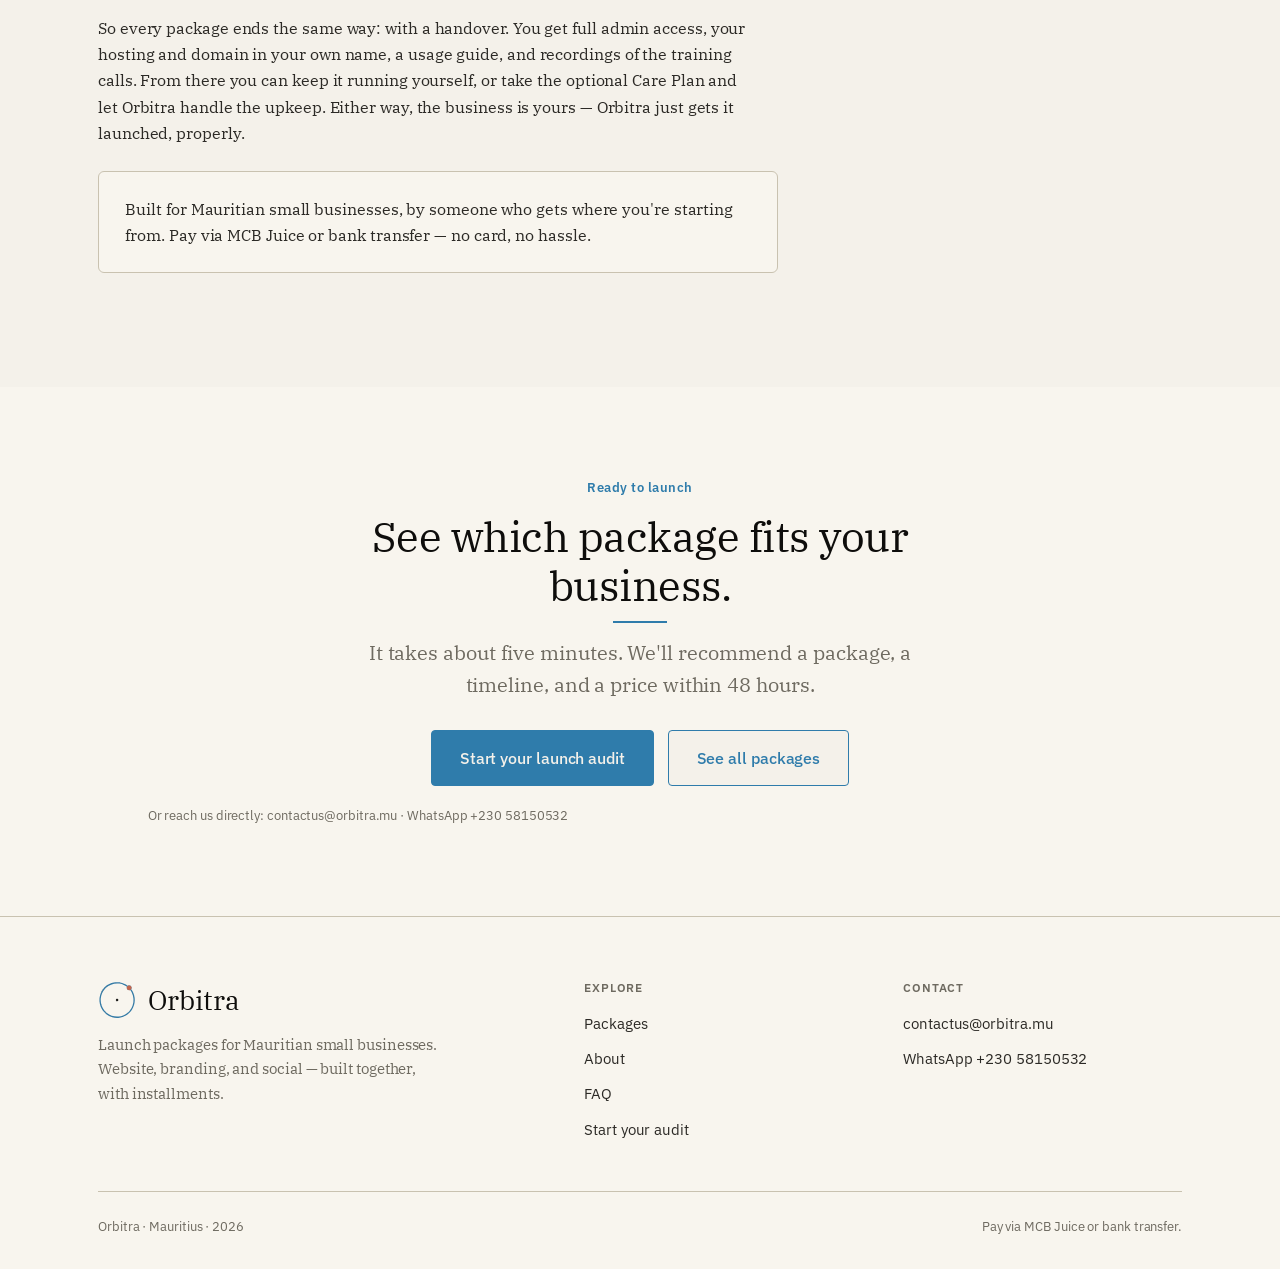
<file: about.html>
<!DOCTYPE html>
<html lang="en" class="no-js">
<head>
<meta charset="UTF-8">
<meta name="viewport" content="width=device-width, initial-scale=1.0">
<title>About — Orbitra</title>
<meta name="description" content="What Orbitra is, how the model works, and who it's for — a structured launch agency for Mauritian small businesses.">
<link rel="icon" href="/orbitra_logo.svg">
<link rel="stylesheet" href="/styles.css">
<script>document.documentElement.classList.remove('no-js');</script>
</head>
<body>

<!-- ===================== HEADER ===================== -->
<header class="site-header">
  <div class="header-inner">
    <a href="/" class="brand" aria-label="Orbitra home">
      <img src="/orbitra_logo.svg" alt="Orbitra" class="brand-logo">
      <span class="brand-wordmark">Orbitra</span>
    </a>
    <nav class="nav-desktop" aria-label="Primary">
      <a href="/">Home</a>
      <a href="/packages">Packages</a>
      <a href="/about" class="is-current">About</a>
      <a href="/faq">FAQ</a>
      <a href="https://tally.so/r/gDJ7Zl" target="_self" class="btn btn-primary btn-sm">Start your launch audit</a>
    </nav>
    <button class="nav-toggle" aria-label="Open menu" aria-expanded="false">
      <span></span><span></span><span></span>
    </button>
  </div>
</header>

<!-- ===================== MOBILE MENU ===================== -->
<div class="mobile-menu" id="mobileMenu">
  <a href="/">Home</a>
  <a href="/packages">Packages</a>
  <a href="/about">About</a>
  <a href="/faq">FAQ</a>
  <a href="https://tally.so/r/gDJ7Zl" target="_self" class="btn btn-primary">Start your launch audit</a>
</div>

<main>

  <!-- ===================== PAGE HERO ===================== -->
  <section class="section tint-a page-hero">
    <div class="container reveal">
      <span class="eyebrow">About Orbitra</span>
      <h1>A structured way to launch.</h1>
      <p class="lead">Orbitra builds the digital foundations small businesses need to launch — website, branding, and social presence — delivered as defined packages with installments, not custom projects.</p>
    </div>
  </section>

  <!-- ===================== WHAT ORBITRA IS ===================== -->
  <section class="section tint-b">
    <div class="container">
      <div class="section-header reveal">
        <span class="eyebrow">The model</span>
        <h2 class="section-headline">What Orbitra is — and what it isn't.</h2>
      </div>
      <div class="prose-block reveal">
        <p>Orbitra is a structured launch agency for early-stage and growing Mauritian businesses. It sits between freelancers — cheap, but ad-hoc and hard to pin down — and full agencies, which are expensive and often unreachable for a small business. What Orbitra sells is launch readiness: the digital foundation a business needs to open online, plus the literacy to operate it once it's handed over.</p>
        <p>It is not a freelance service provider. It is not a generic creative agency. It is not a high-end consultancy. And it does not take on custom one-off projects outside the defined packages. The packages are the product — that is what keeps the pricing fixed, the timelines clear, and the experience the same for every business that comes through.</p>
        <h3>Why packages, not custom quotes</h3>
        <p>A first-time buyer launching a business online is usually cautious and value clarity over endless options. They want to know exactly what they're buying, what it costs, what comes next, and how to use it. Open-ended quotes make that hard. A defined package with installments makes it simple — you can see the whole thing before you commit, and pay for it over two to three months rather than all at once.</p>
      </div>
    </div>
  </section>

  <!-- ===================== COMPARISON TABLE ===================== -->
  <section class="section tint-a">
    <div class="container">
      <div class="section-header reveal">
        <span class="eyebrow">Where Orbitra sits</span>
        <h2 class="section-headline">Freelancer, Orbitra, or full agency.</h2>
        <p class="section-support">Three ways to get a business launched online — and what each one tends to look like in practice.</p>
      </div>
      <div class="reveal" style="overflow-x:auto;">
        <table class="compare-table">
          <thead>
            <tr>
              <th>&nbsp;</th>
              <th>Freelancer</th>
              <th>Orbitra</th>
              <th>Full agency</th>
            </tr>
          </thead>
          <tbody>
            <tr>
              <td class="row-label">Pricing</td>
              <td>Variable, quoted per job</td>
              <td class="col-orbitra">Fixed, published, with installments</td>
              <td>High, custom-quoted</td>
            </tr>
            <tr>
              <td class="row-label">Scope</td>
              <td>Ad-hoc, often one piece at a time</td>
              <td class="col-orbitra">Defined package — website, branding, social together</td>
              <td>Fully custom, built per brief</td>
            </tr>
            <tr>
              <td class="row-label">Process</td>
              <td>Informal, varies by person</td>
              <td class="col-orbitra">Structured — audit, scope, build, handover</td>
              <td>Formal, multi-stage</td>
            </tr>
            <tr>
              <td class="row-label">After handover</td>
              <td>Usually on your own</td>
              <td class="col-orbitra">Training, manual, optional Care Plan</td>
              <td>Ongoing retainer</td>
            </tr>
            <tr>
              <td class="row-label">Best for</td>
              <td>One specific, well-defined task</td>
              <td class="col-orbitra">A first or growing business launching properly</td>
              <td>Large budgets, complex briefs</td>
            </tr>
          </tbody>
        </table>
      </div>
    </div>
  </section>

  <!-- ===================== WHO WE WORK WITH ===================== -->
  <section class="section tint-b">
    <div class="container">
      <div class="section-header reveal">
        <span class="eyebrow">Who we work with</span>
        <h2 class="section-headline">A good fit, and an honest not-a-fit.</h2>
        <p class="section-support">Orbitra works best for some businesses and genuinely isn't right for others. Here's the honest version.</p>
      </div>
      <div class="ongoing-grid">
        <div class="ongoing-card reveal">
          <span class="ongoing-label">A good fit</span>
          <h3>Early-stage and growing Mauritian businesses.</h3>
          <p class="muted">Service operators, small product brands, owner-operators — often launching their first real digital presence. Cash-constrained but willing to invest if the cost and scope are clear. People who want handholding and a bit of education, not just files dropped in a folder.</p>
        </div>
        <div class="ongoing-card reveal">
          <span class="ongoing-label">Not a fit</span>
          <h3>Where Orbitra isn't the right call.</h3>
          <p class="muted">Highly experimental creative briefs, or undefined business ideas still being figured out. Businesses that can't pay a deposit upfront. Anyone looking for unlimited revisions or fully custom creative direction — the packages are fixed, and that's the point. If that's what you need, a full agency will serve you better.</p>
        </div>
      </div>
    </div>
  </section>

  <!-- ===================== PHILOSOPHY ===================== -->
  <section class="section tint-a">
    <div class="container">
      <div class="section-header reveal">
        <span class="eyebrow">The approach</span>
        <h2 class="section-headline">Built for where you're starting from.</h2>
      </div>
      <div class="prose-block reveal">
        <p>Most small business owners we work with are smart, capable people who simply haven't had to set up a website, a brand, and a social presence before. They don't need jargon. They need a clear path, a fixed price, and someone to show them how it all works once it's theirs.</p>
        <p>So every package ends the same way: with a handover. You get full admin access, your hosting and domain in your own name, a usage guide, and recordings of the training calls. From there you can keep it running yourself, or take the optional Care Plan and let Orbitra handle the upkeep. Either way, the business is yours — Orbitra just gets it launched, properly.</p>
        <div class="callout">
          <p style="margin:0;">Built for Mauritian small businesses, by someone who gets where you're starting from. Pay via MCB Juice or bank transfer — no card, no hassle.</p>
        </div>
      </div>
    </div>
  </section>

  <!-- ===================== FINAL CTA ===================== -->
  <section class="section tint-b final-cta">
    <div class="container reveal">
      <span class="eyebrow">Ready to launch</span>
      <h2 class="section-headline">See which package fits your business.</h2>
      <p class="lead">It takes about five minutes. We'll recommend a package, a timeline, and a price within 48 hours.</p>
      <div class="hero-ctas">
        <a href="https://tally.so/r/gDJ7Zl" target="_self" class="btn btn-primary">Start your launch audit</a>
        <a href="/packages" class="btn btn-secondary">See all packages</a>
      </div>
      <p class="hero-note">Or reach us directly: contactus@orbitra.mu · WhatsApp +230 58150532</p>
    </div>
  </section>

</main>

<!-- ===================== FOOTER ===================== -->
<footer class="site-footer">
  <div class="container">
    <div class="footer-grid">
      <div class="footer-brand">
        <a href="/" class="brand" aria-label="Orbitra home">
          <img src="/orbitra_logo.svg" alt="Orbitra" class="brand-logo">
          <span class="brand-wordmark">Orbitra</span>
        </a>
        <p>Launch packages for Mauritian small businesses. Website, branding, and social — built together, with installments.</p>
      </div>
      <div class="footer-col">
        <h5>Explore</h5>
        <ul>
          <li><a href="/packages">Packages</a></li>
          <li><a href="/about">About</a></li>
          <li><a href="/faq">FAQ</a></li>
          <li><a href="https://tally.so/r/gDJ7Zl" target="_self">Start your audit</a></li>
        </ul>
      </div>
      <div class="footer-col">
        <h5>Contact</h5>
        <ul>
          <li><a href="mailto:contactus@orbitra.mu">contactus@orbitra.mu</a></li>
          <li><a href="https://wa.me/23058150532">WhatsApp +230 58150532</a></li>
        </ul>
      </div>
    </div>
    <div class="footer-bottom">
      <span>Orbitra · Mauritius · 2026</span>
      <span>Pay via MCB Juice or bank transfer.</span>
    </div>
  </div>
</footer>

<script src="/main.js" defer></script>
</body>
</html>
</file>
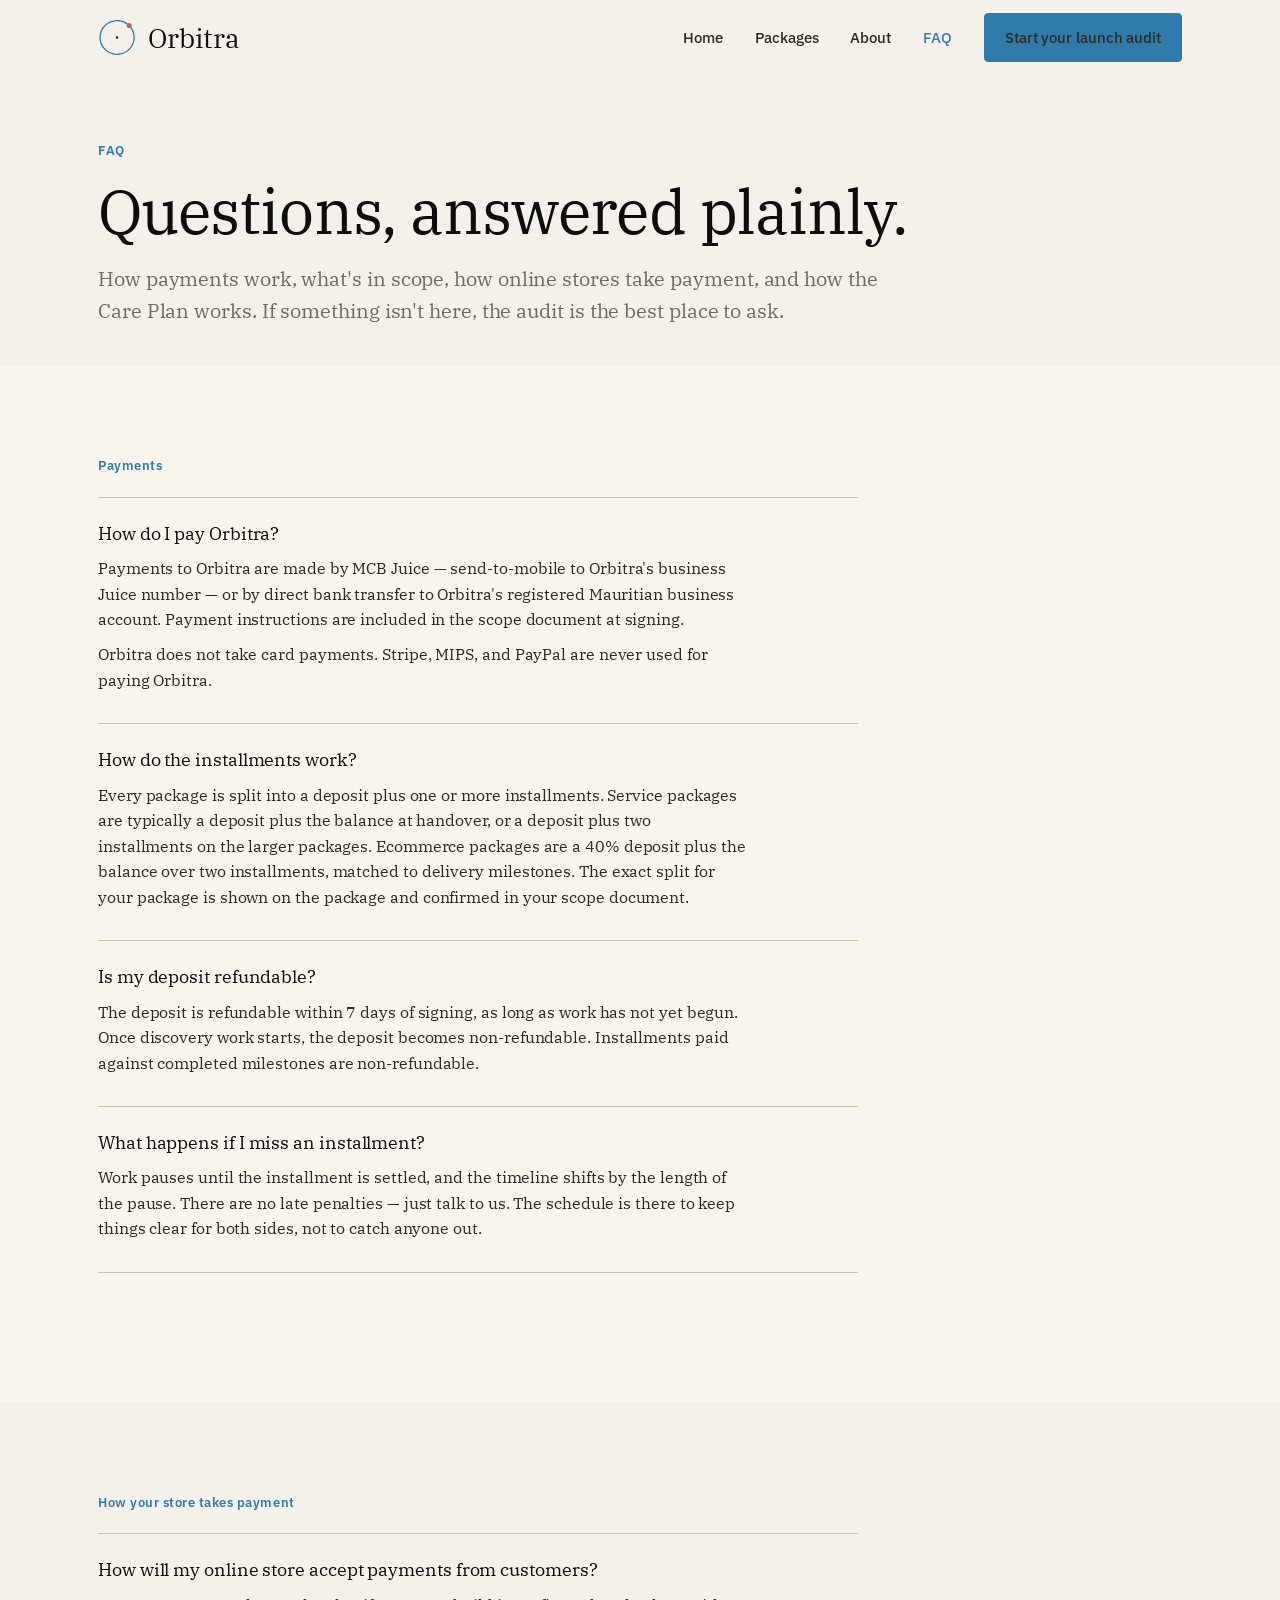
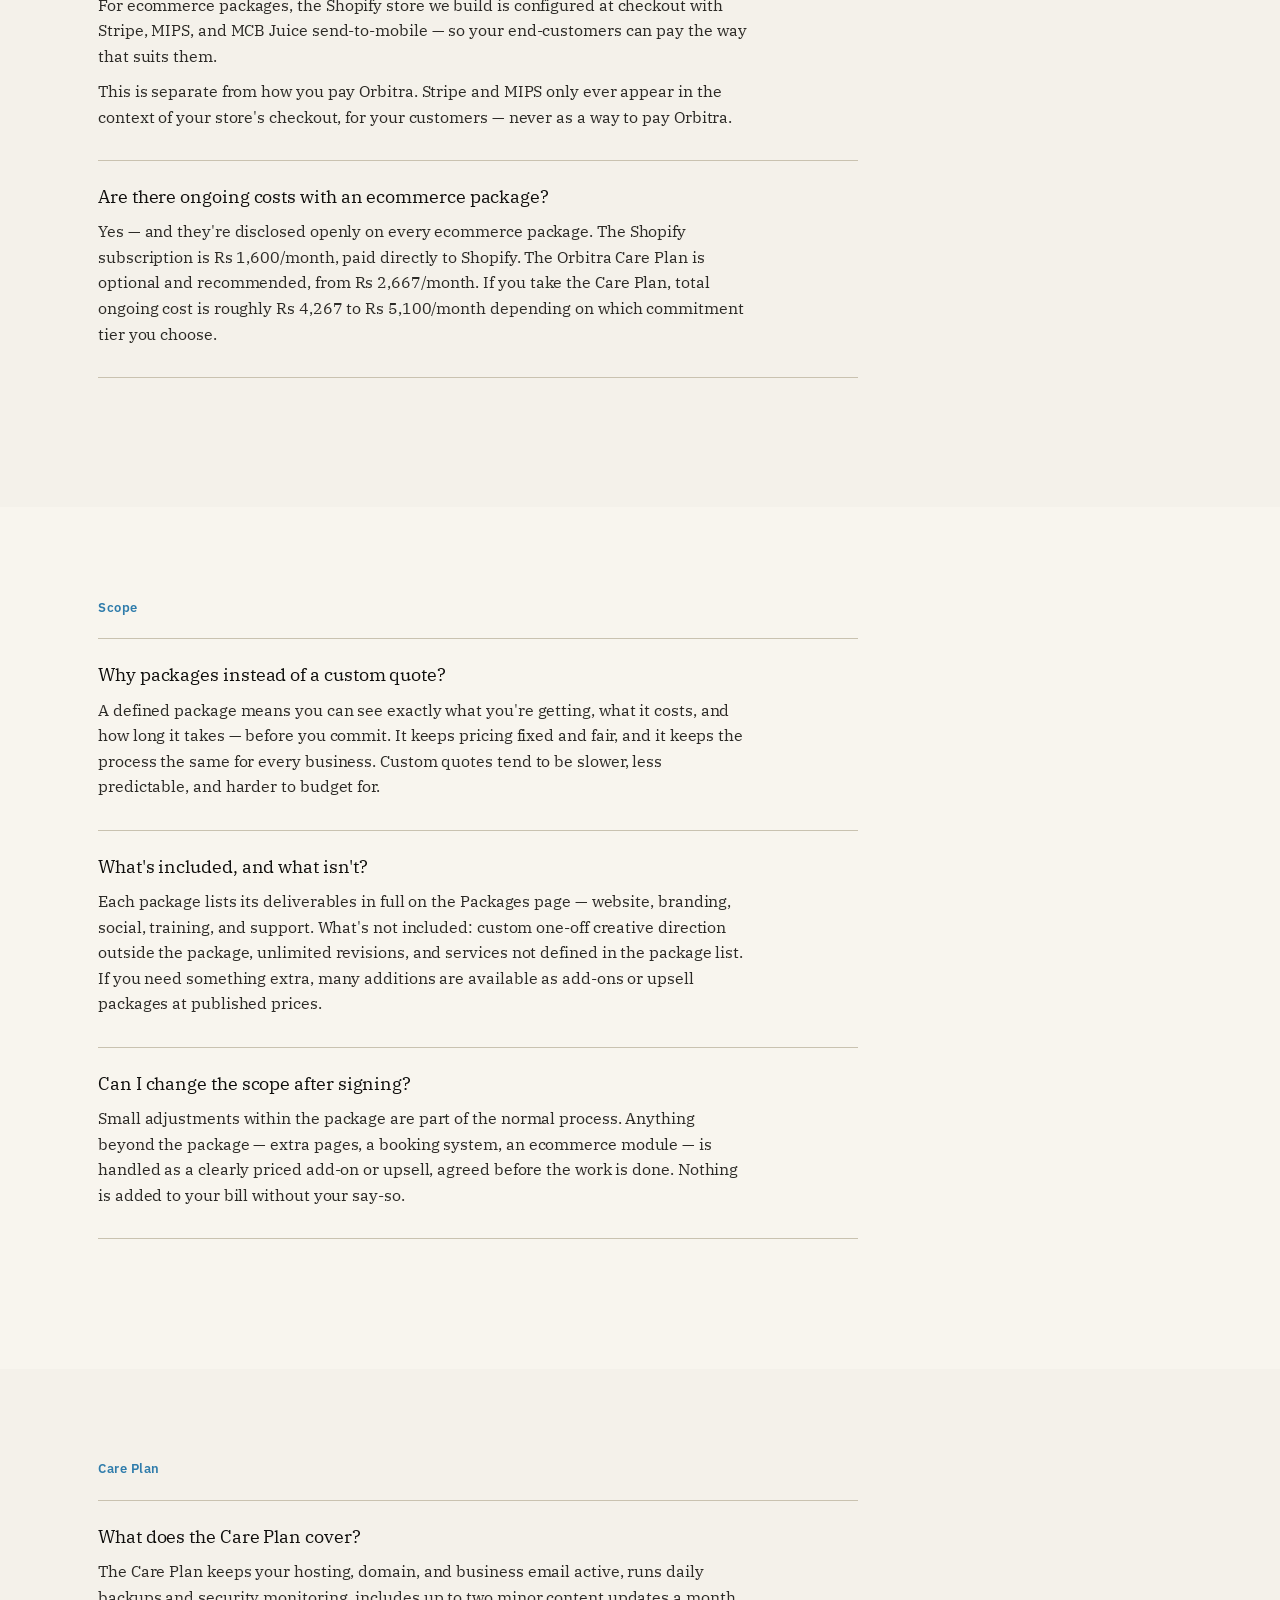
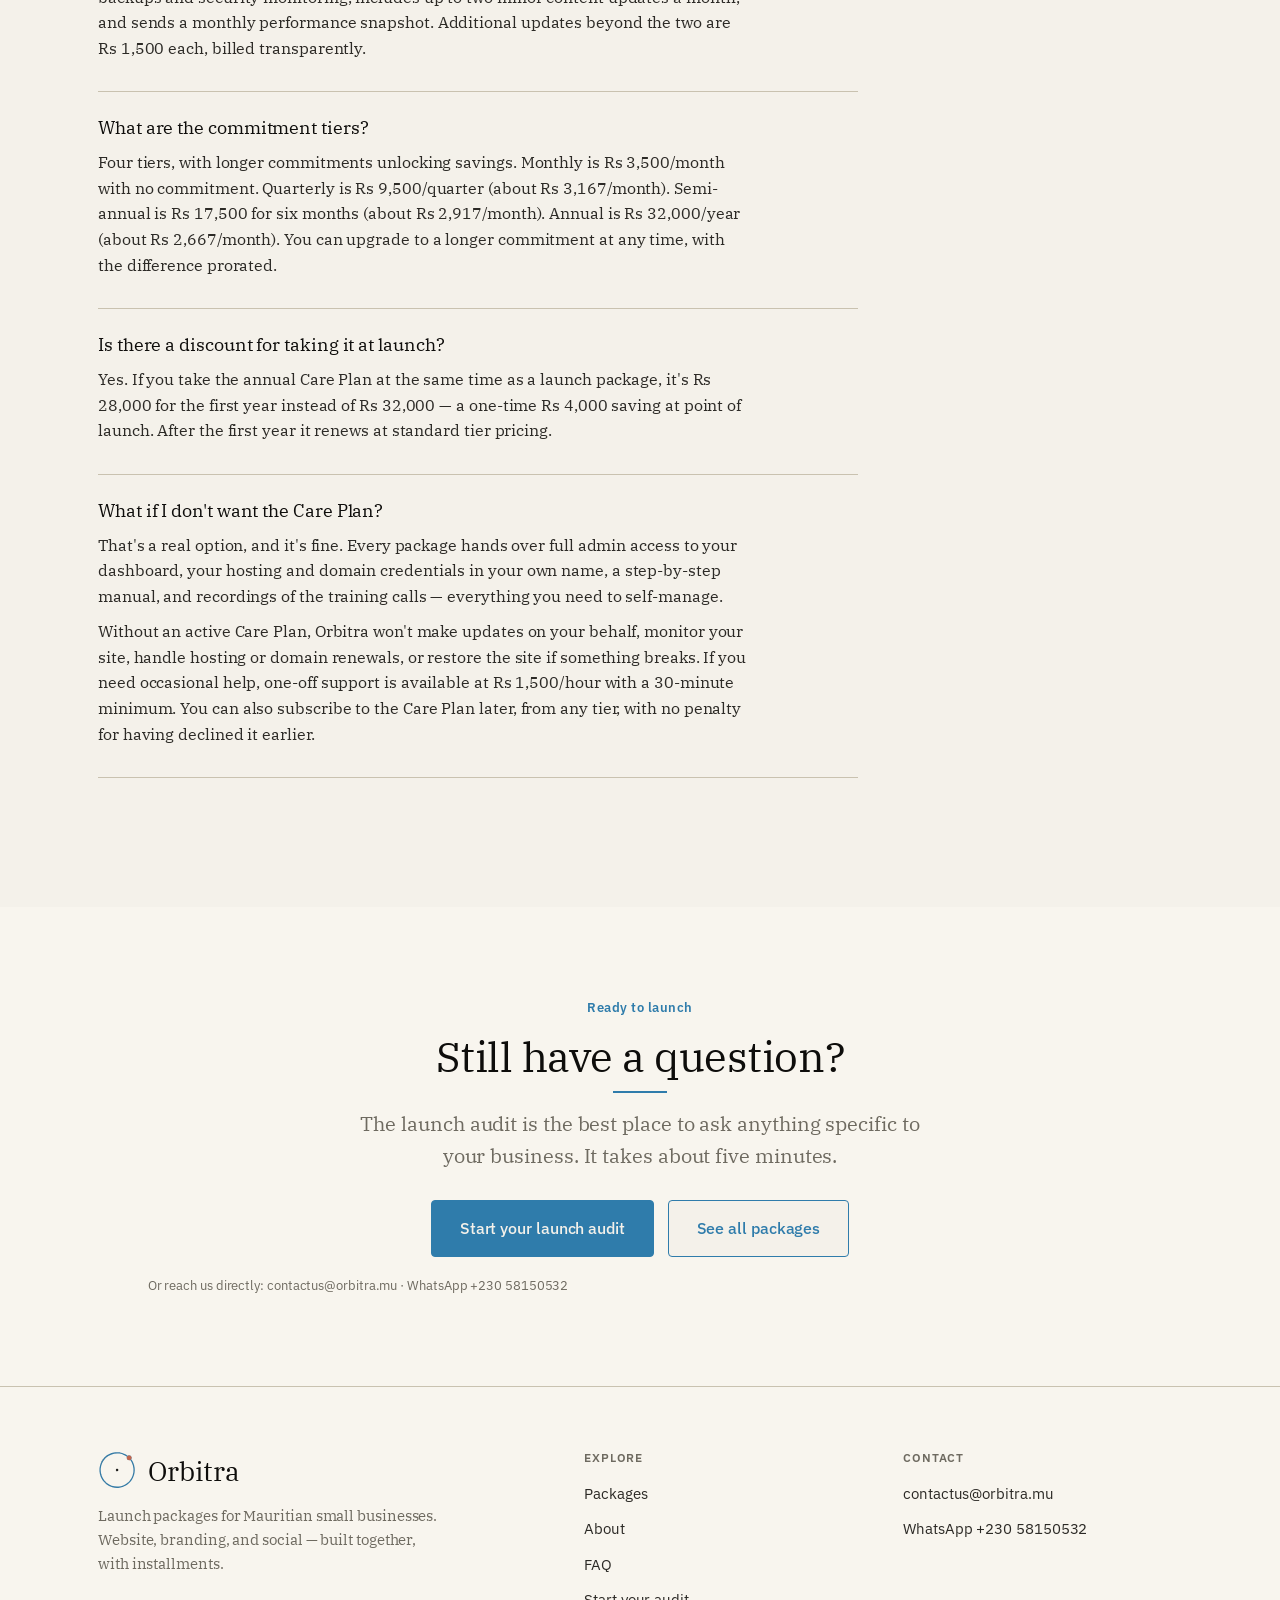
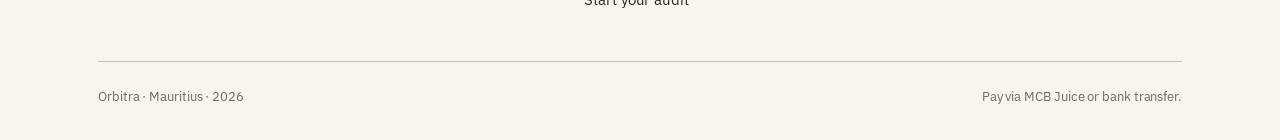
<file: faq.html>
<!DOCTYPE html>
<html lang="en" class="no-js">
<head>
<meta charset="UTF-8">
<meta name="viewport" content="width=device-width, initial-scale=1.0">
<title>FAQ — Orbitra</title>
<meta name="description" content="Answers on payments, scope, ecommerce checkout options, and the Care Plan — how working with Orbitra actually works.">
<link rel="icon" href="/orbitra_logo.svg">
<link rel="stylesheet" href="/styles.css">
<script>document.documentElement.classList.remove('no-js');</script>
</head>
<body>

<!-- ===================== HEADER ===================== -->
<header class="site-header">
  <div class="header-inner">
    <a href="/" class="brand" aria-label="Orbitra home">
      <img src="/orbitra_logo.svg" alt="Orbitra" class="brand-logo">
      <span class="brand-wordmark">Orbitra</span>
    </a>
    <nav class="nav-desktop" aria-label="Primary">
      <a href="/">Home</a>
      <a href="/packages">Packages</a>
      <a href="/about">About</a>
      <a href="/faq" class="is-current">FAQ</a>
      <a href="https://tally.so/r/gDJ7Zl" target="_self" class="btn btn-primary btn-sm">Start your launch audit</a>
    </nav>
    <button class="nav-toggle" aria-label="Open menu" aria-expanded="false">
      <span></span><span></span><span></span>
    </button>
  </div>
</header>

<!-- ===================== MOBILE MENU ===================== -->
<div class="mobile-menu" id="mobileMenu">
  <a href="/">Home</a>
  <a href="/packages">Packages</a>
  <a href="/about">About</a>
  <a href="/faq">FAQ</a>
  <a href="https://tally.so/r/gDJ7Zl" target="_self" class="btn btn-primary">Start your launch audit</a>
</div>

<main>

  <!-- ===================== PAGE HERO ===================== -->
  <section class="section tint-a page-hero">
    <div class="container reveal">
      <span class="eyebrow">FAQ</span>
      <h1>Questions, answered plainly.</h1>
      <p class="lead">How payments work, what's in scope, how online stores take payment, and how the Care Plan works. If something isn't here, the audit is the best place to ask.</p>
    </div>
  </section>

  <!-- ===================== PAYMENTS ===================== -->
  <section class="section tint-b">
    <div class="container">
      <div class="faq-group reveal" style="max-width:760px;">
        <span class="eyebrow">Payments</span>

        <div class="faq-item">
          <div class="faq-q">How do I pay Orbitra?</div>
          <div class="faq-a">
            <p>Payments to Orbitra are made by MCB Juice — send-to-mobile to Orbitra's business Juice number — or by direct bank transfer to Orbitra's registered Mauritian business account. Payment instructions are included in the scope document at signing.</p>
            <p>Orbitra does not take card payments. Stripe, MIPS, and PayPal are never used for paying Orbitra.</p>
          </div>
        </div>

        <div class="faq-item">
          <div class="faq-q">How do the installments work?</div>
          <div class="faq-a">
            <p>Every package is split into a deposit plus one or more installments. Service packages are typically a deposit plus the balance at handover, or a deposit plus two installments on the larger packages. Ecommerce packages are a 40% deposit plus the balance over two installments, matched to delivery milestones. The exact split for your package is shown on the package and confirmed in your scope document.</p>
          </div>
        </div>

        <div class="faq-item">
          <div class="faq-q">Is my deposit refundable?</div>
          <div class="faq-a">
            <p>The deposit is refundable within 7 days of signing, as long as work has not yet begun. Once discovery work starts, the deposit becomes non-refundable. Installments paid against completed milestones are non-refundable.</p>
          </div>
        </div>

        <div class="faq-item">
          <div class="faq-q">What happens if I miss an installment?</div>
          <div class="faq-a">
            <p>Work pauses until the installment is settled, and the timeline shifts by the length of the pause. There are no late penalties — just talk to us. The schedule is there to keep things clear for both sides, not to catch anyone out.</p>
          </div>
        </div>
      </div>
    </div>
  </section>

  <!-- ===================== HOW STORES TAKE PAYMENT ===================== -->
  <section class="section tint-a">
    <div class="container">
      <div class="faq-group reveal" style="max-width:760px;">
        <span class="eyebrow">How your store takes payment</span>

        <div class="faq-item">
          <div class="faq-q">How will my online store accept payments from customers?</div>
          <div class="faq-a">
            <p>For ecommerce packages, the Shopify store we build is configured at checkout with Stripe, MIPS, and MCB Juice send-to-mobile — so your end-customers can pay the way that suits them.</p>
            <p>This is separate from how you pay Orbitra. Stripe and MIPS only ever appear in the context of your store's checkout, for your customers — never as a way to pay Orbitra.</p>
          </div>
        </div>

        <div class="faq-item">
          <div class="faq-q">Are there ongoing costs with an ecommerce package?</div>
          <div class="faq-a">
            <p>Yes — and they're disclosed openly on every ecommerce package. The Shopify subscription is Rs 1,600/month, paid directly to Shopify. The Orbitra Care Plan is optional and recommended, from Rs 2,667/month. If you take the Care Plan, total ongoing cost is roughly Rs 4,267 to Rs 5,100/month depending on which commitment tier you choose.</p>
          </div>
        </div>
      </div>
    </div>
  </section>

  <!-- ===================== SCOPE ===================== -->
  <section class="section tint-b">
    <div class="container">
      <div class="faq-group reveal" style="max-width:760px;">
        <span class="eyebrow">Scope</span>

        <div class="faq-item">
          <div class="faq-q">Why packages instead of a custom quote?</div>
          <div class="faq-a">
            <p>A defined package means you can see exactly what you're getting, what it costs, and how long it takes — before you commit. It keeps pricing fixed and fair, and it keeps the process the same for every business. Custom quotes tend to be slower, less predictable, and harder to budget for.</p>
          </div>
        </div>

        <div class="faq-item">
          <div class="faq-q">What's included, and what isn't?</div>
          <div class="faq-a">
            <p>Each package lists its deliverables in full on the Packages page — website, branding, social, training, and support. What's not included: custom one-off creative direction outside the package, unlimited revisions, and services not defined in the package list. If you need something extra, many additions are available as add-ons or upsell packages at published prices.</p>
          </div>
        </div>

        <div class="faq-item">
          <div class="faq-q">Can I change the scope after signing?</div>
          <div class="faq-a">
            <p>Small adjustments within the package are part of the normal process. Anything beyond the package — extra pages, a booking system, an ecommerce module — is handled as a clearly priced add-on or upsell, agreed before the work is done. Nothing is added to your bill without your say-so.</p>
          </div>
        </div>
      </div>
    </div>
  </section>

  <!-- ===================== CARE PLAN ===================== -->
  <section class="section tint-a">
    <div class="container">
      <div class="faq-group reveal" style="max-width:760px;">
        <span class="eyebrow">Care Plan</span>

        <div class="faq-item">
          <div class="faq-q">What does the Care Plan cover?</div>
          <div class="faq-a">
            <p>The Care Plan keeps your hosting, domain, and business email active, runs daily backups and security monitoring, includes up to two minor content updates a month, and sends a monthly performance snapshot. Additional updates beyond the two are Rs 1,500 each, billed transparently.</p>
          </div>
        </div>

        <div class="faq-item">
          <div class="faq-q">What are the commitment tiers?</div>
          <div class="faq-a">
            <p>Four tiers, with longer commitments unlocking savings. Monthly is Rs 3,500/month with no commitment. Quarterly is Rs 9,500/quarter (about Rs 3,167/month). Semi-annual is Rs 17,500 for six months (about Rs 2,917/month). Annual is Rs 32,000/year (about Rs 2,667/month). You can upgrade to a longer commitment at any time, with the difference prorated.</p>
          </div>
        </div>

        <div class="faq-item">
          <div class="faq-q">Is there a discount for taking it at launch?</div>
          <div class="faq-a">
            <p>Yes. If you take the annual Care Plan at the same time as a launch package, it's Rs 28,000 for the first year instead of Rs 32,000 — a one-time Rs 4,000 saving at point of launch. After the first year it renews at standard tier pricing.</p>
          </div>
        </div>

        <div class="faq-item">
          <div class="faq-q">What if I don't want the Care Plan?</div>
          <div class="faq-a">
            <p>That's a real option, and it's fine. Every package hands over full admin access to your dashboard, your hosting and domain credentials in your own name, a step-by-step manual, and recordings of the training calls — everything you need to self-manage.</p>
            <p>Without an active Care Plan, Orbitra won't make updates on your behalf, monitor your site, handle hosting or domain renewals, or restore the site if something breaks. If you need occasional help, one-off support is available at Rs 1,500/hour with a 30-minute minimum. You can also subscribe to the Care Plan later, from any tier, with no penalty for having declined it earlier.</p>
          </div>
        </div>
      </div>
    </div>
  </section>

  <!-- ===================== FINAL CTA ===================== -->
  <section class="section tint-b final-cta">
    <div class="container reveal">
      <span class="eyebrow">Ready to launch</span>
      <h2 class="section-headline">Still have a question?</h2>
      <p class="lead">The launch audit is the best place to ask anything specific to your business. It takes about five minutes.</p>
      <div class="hero-ctas">
        <a href="https://tally.so/r/gDJ7Zl" target="_self" class="btn btn-primary">Start your launch audit</a>
        <a href="/packages" class="btn btn-secondary">See all packages</a>
      </div>
      <p class="hero-note">Or reach us directly: contactus@orbitra.mu · WhatsApp +230 58150532</p>
    </div>
  </section>

</main>

<!-- ===================== FOOTER ===================== -->
<footer class="site-footer">
  <div class="container">
    <div class="footer-grid">
      <div class="footer-brand">
        <a href="/" class="brand" aria-label="Orbitra home">
          <img src="/orbitra_logo.svg" alt="Orbitra" class="brand-logo">
          <span class="brand-wordmark">Orbitra</span>
        </a>
        <p>Launch packages for Mauritian small businesses. Website, branding, and social — built together, with installments.</p>
      </div>
      <div class="footer-col">
        <h5>Explore</h5>
        <ul>
          <li><a href="/packages">Packages</a></li>
          <li><a href="/about">About</a></li>
          <li><a href="/faq">FAQ</a></li>
          <li><a href="https://tally.so/r/gDJ7Zl" target="_self">Start your audit</a></li>
        </ul>
      </div>
      <div class="footer-col">
        <h5>Contact</h5>
        <ul>
          <li><a href="mailto:contactus@orbitra.mu">contactus@orbitra.mu</a></li>
          <li><a href="https://wa.me/23058150532">WhatsApp +230 58150532</a></li>
        </ul>
      </div>
    </div>
    <div class="footer-bottom">
      <span>Orbitra · Mauritius · 2026</span>
      <span>Pay via MCB Juice or bank transfer.</span>
    </div>
  </div>
</footer>

<script src="/main.js" defer></script>
</body>
</html>
</file>
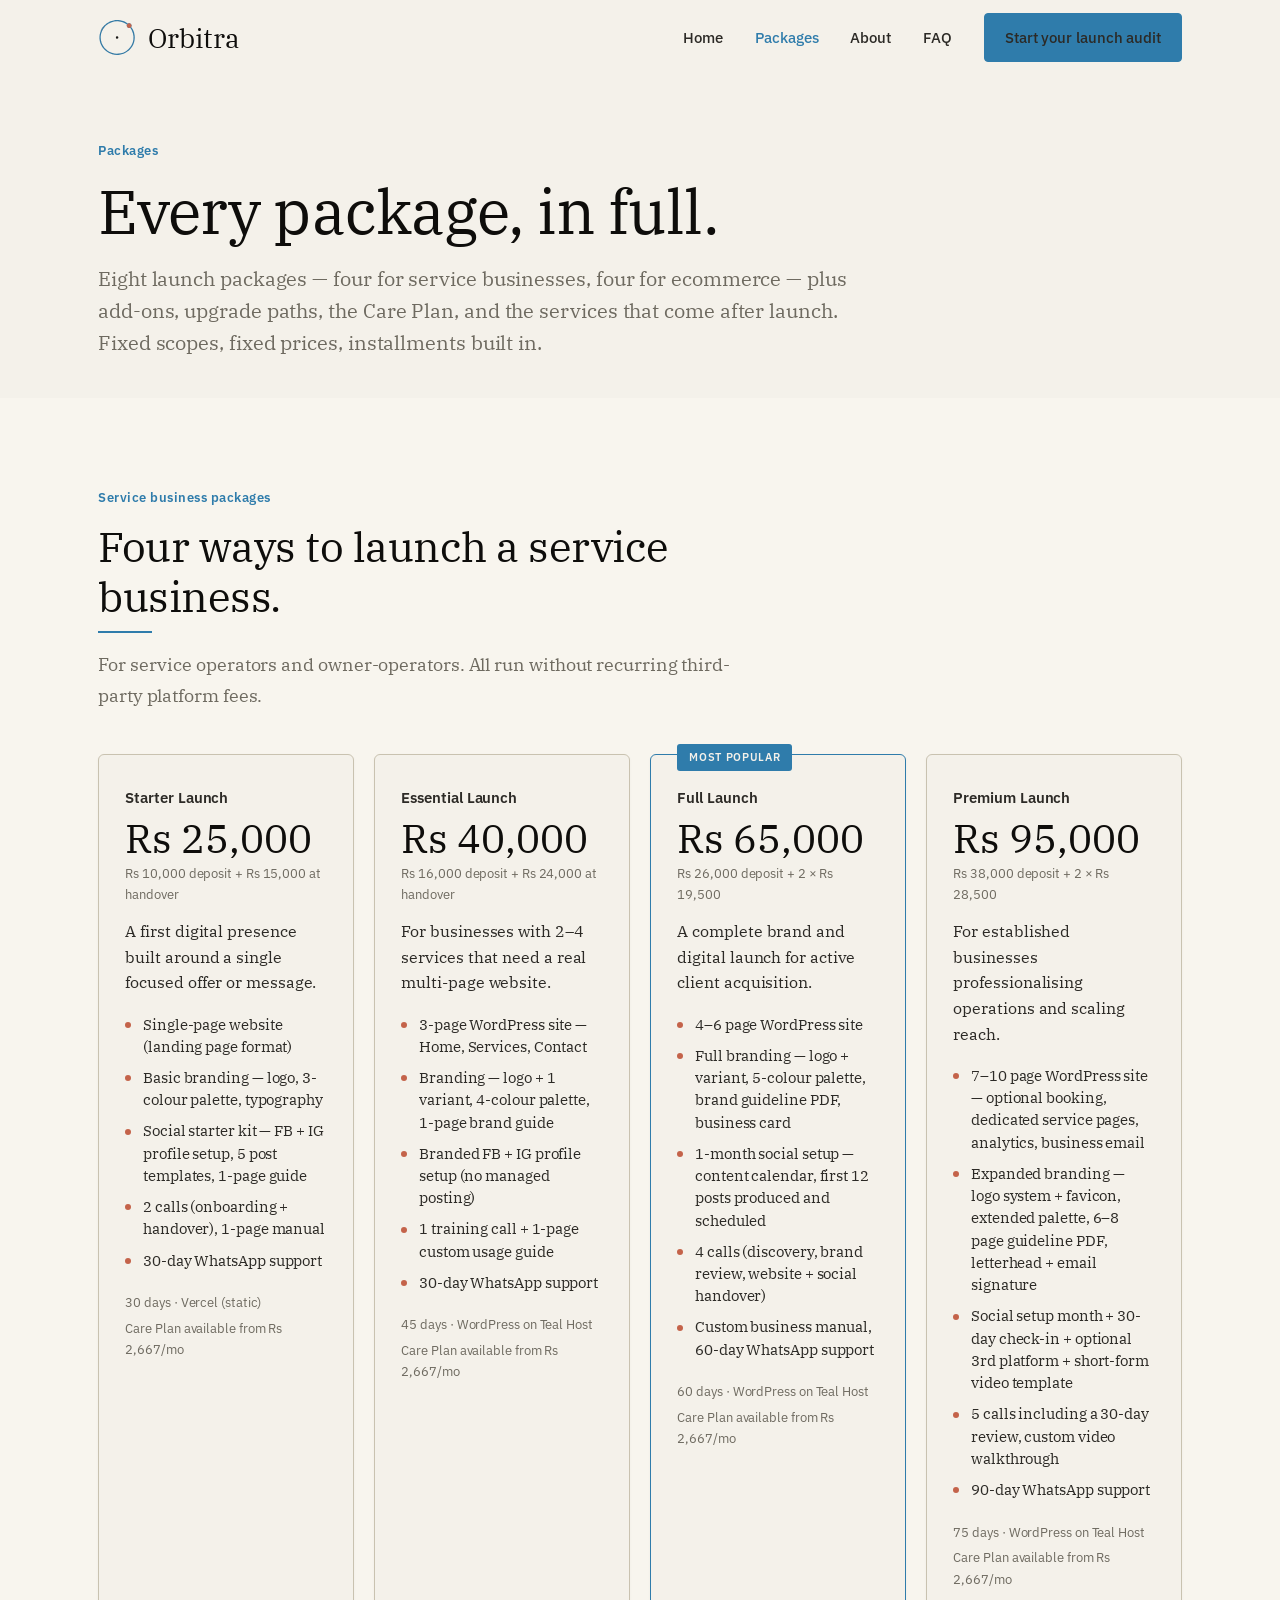
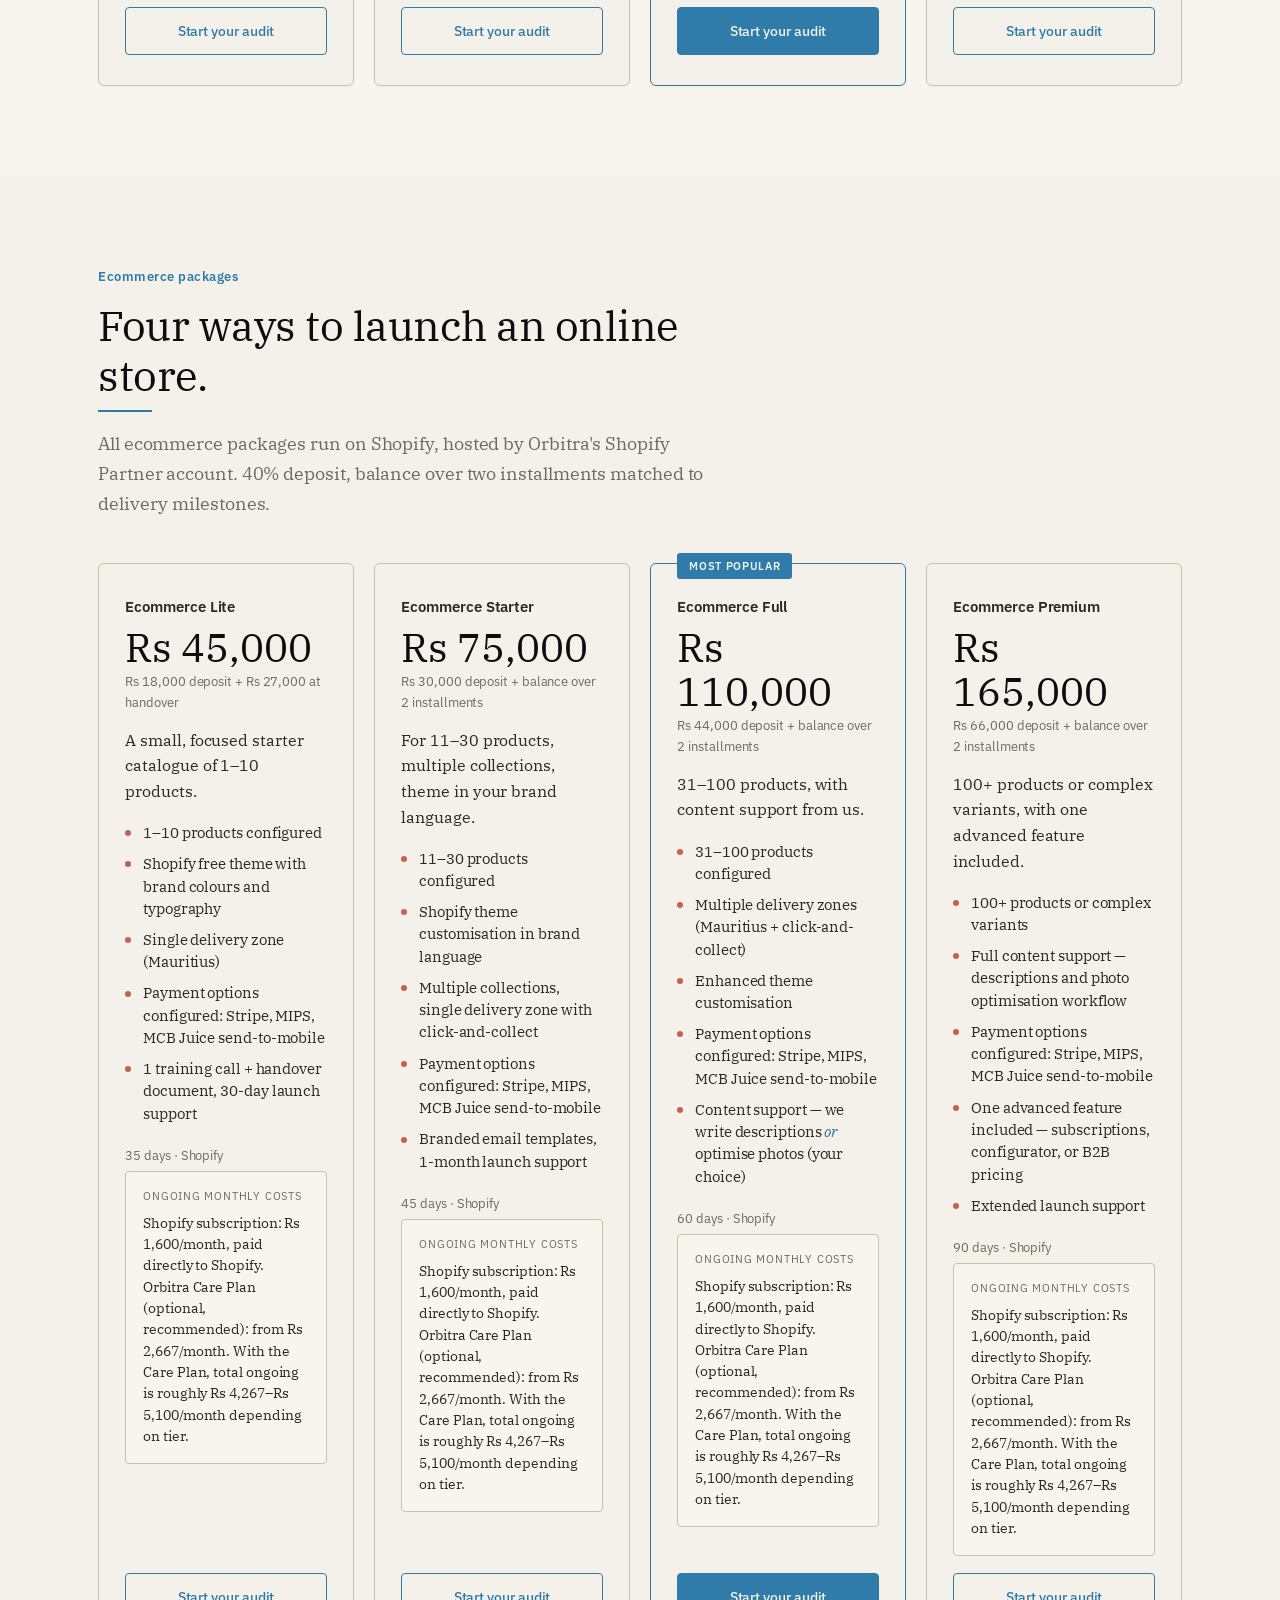
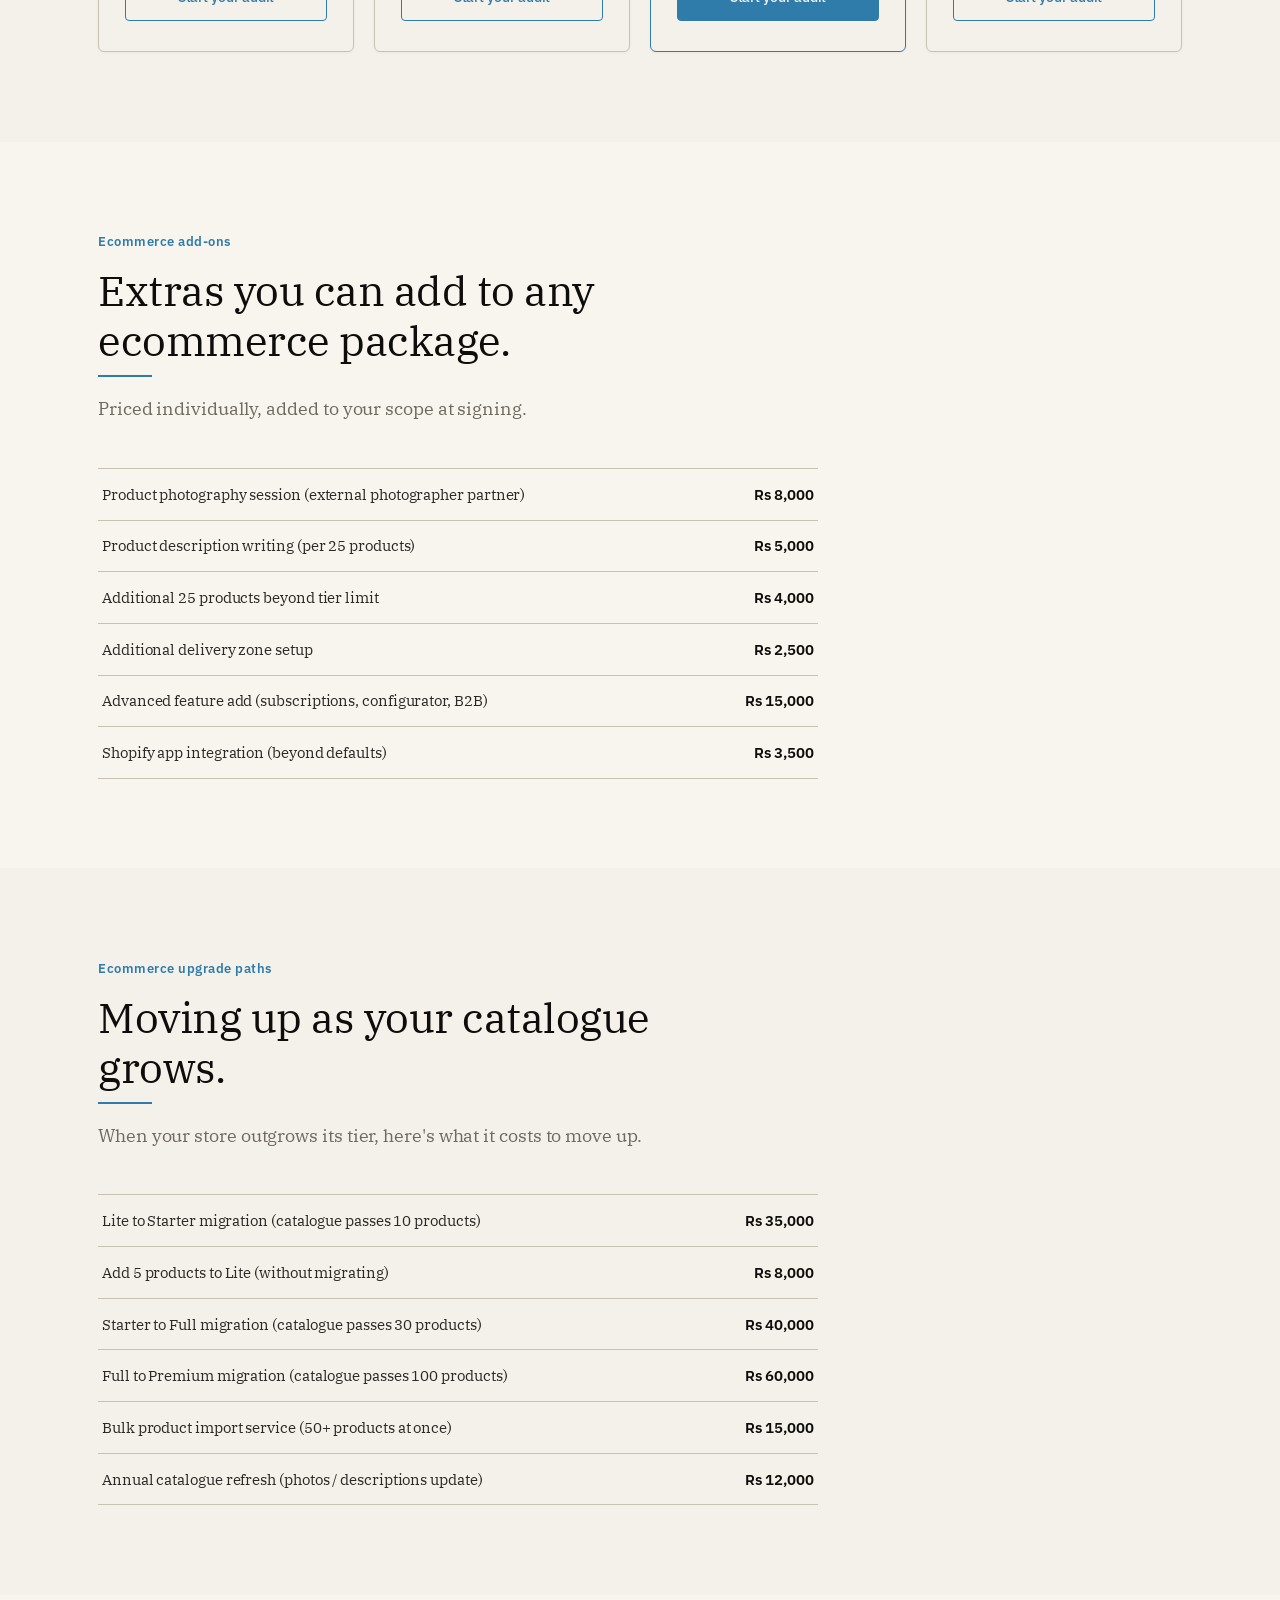
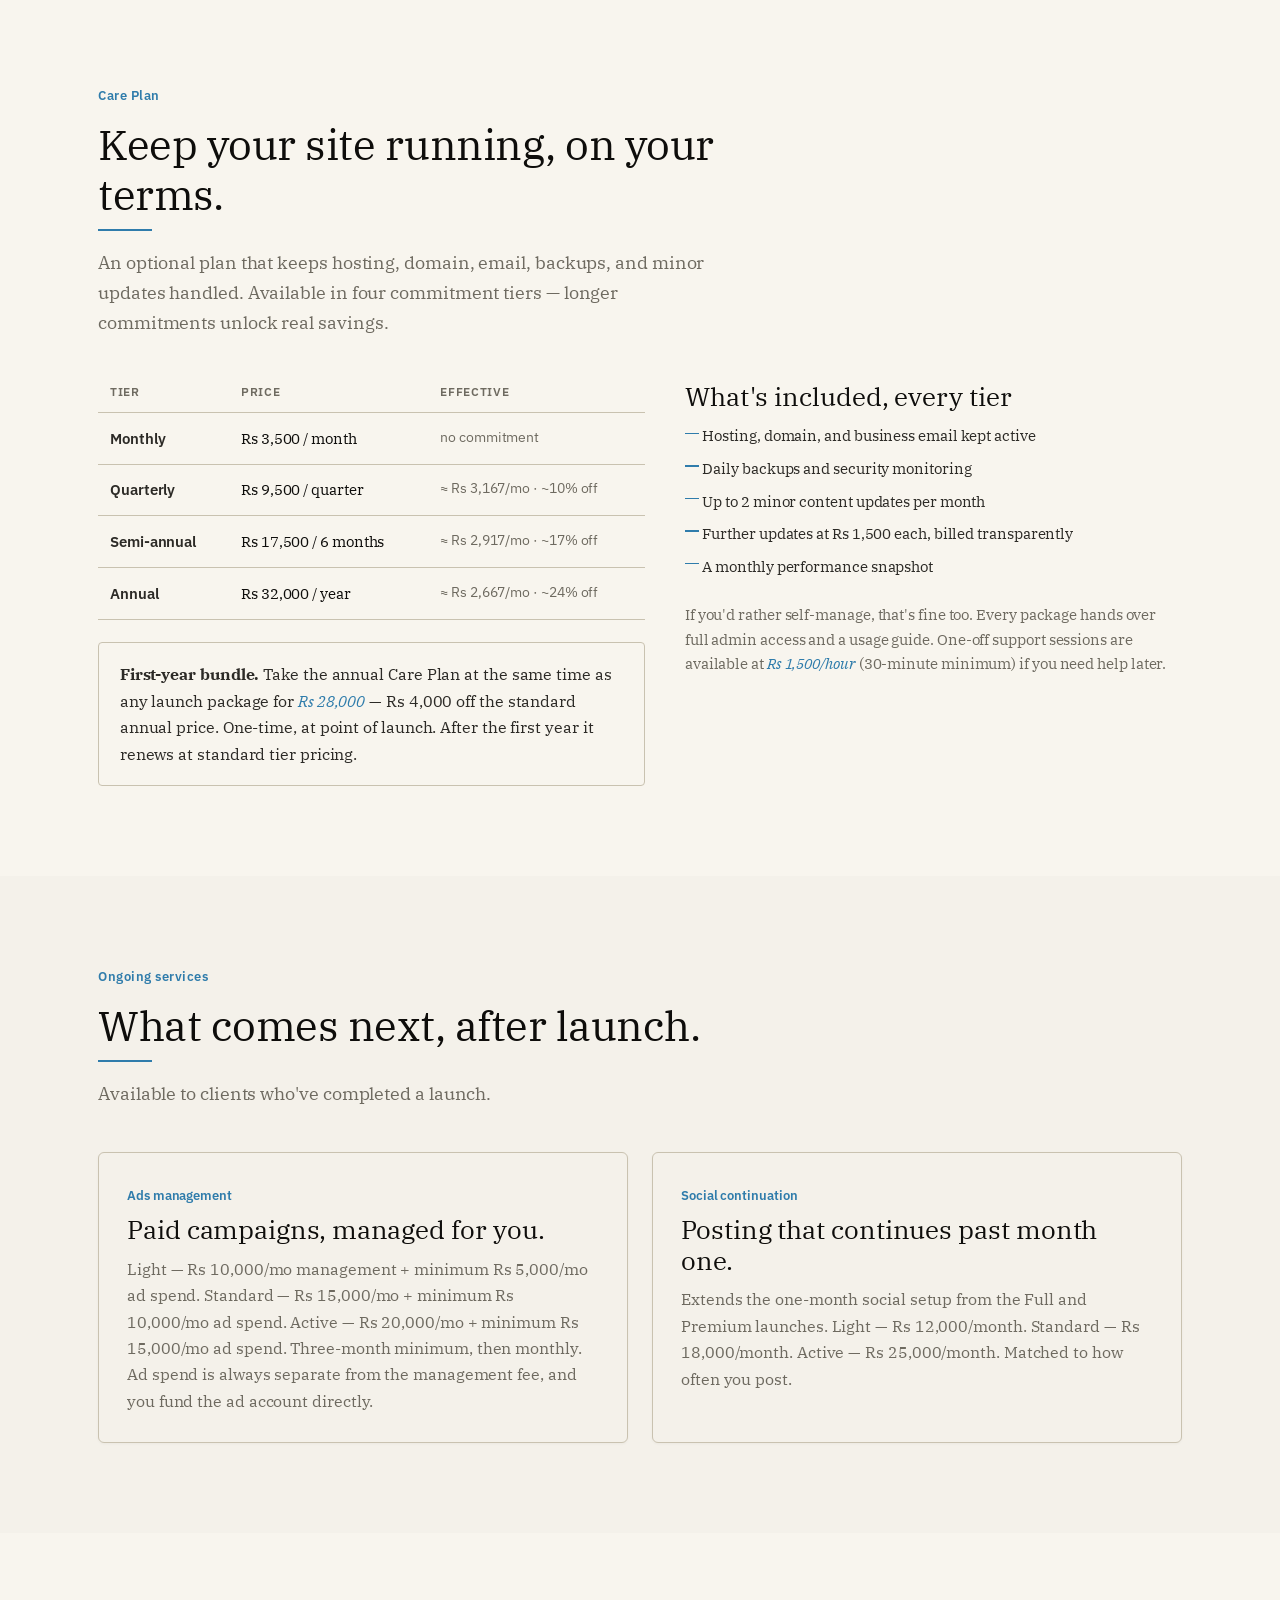
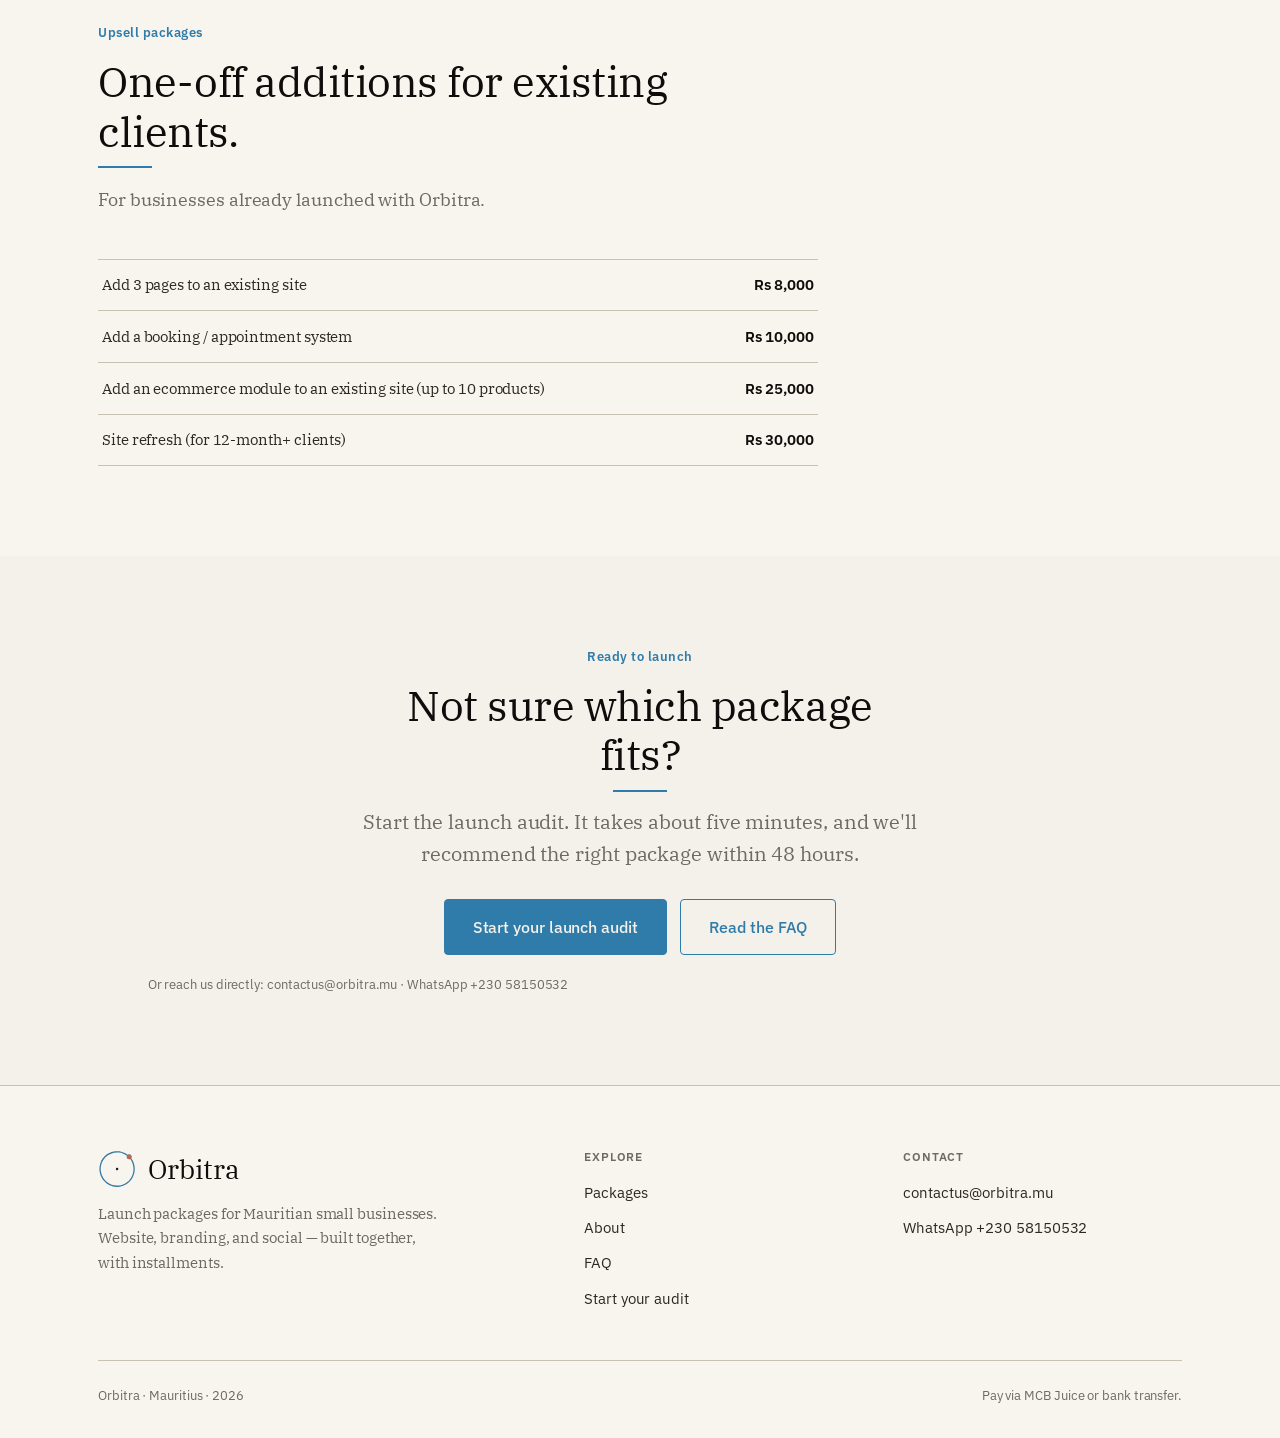
<file: packages.html>
<!DOCTYPE html>
<html lang="en" class="no-js">
<head>
<meta charset="UTF-8">
<meta name="viewport" content="width=device-width, initial-scale=1.0">
<title>Packages — Orbitra</title>
<meta name="description" content="Every Orbitra launch package — service business and ecommerce — with full deliverables, add-ons, upgrade paths, the Care Plan, and ongoing services.">
<link rel="icon" href="/orbitra_logo.svg">
<link rel="stylesheet" href="/styles.css">
<script>document.documentElement.classList.remove('no-js');</script>
</head>
<body>

<!-- ===================== HEADER ===================== -->
<header class="site-header">
  <div class="header-inner">
    <a href="/" class="brand" aria-label="Orbitra home">
      <img src="/orbitra_logo.svg" alt="Orbitra" class="brand-logo">
      <span class="brand-wordmark">Orbitra</span>
    </a>
    <nav class="nav-desktop" aria-label="Primary">
      <a href="/">Home</a>
      <a href="/packages" class="is-current">Packages</a>
      <a href="/about">About</a>
      <a href="/faq">FAQ</a>
      <a href="https://tally.so/r/gDJ7Zl" target="_self" class="btn btn-primary btn-sm">Start your launch audit</a>
    </nav>
    <button class="nav-toggle" aria-label="Open menu" aria-expanded="false">
      <span></span><span></span><span></span>
    </button>
  </div>
</header>

<!-- ===================== MOBILE MENU ===================== -->
<div class="mobile-menu" id="mobileMenu">
  <a href="/">Home</a>
  <a href="/packages">Packages</a>
  <a href="/about">About</a>
  <a href="/faq">FAQ</a>
  <a href="https://tally.so/r/gDJ7Zl" target="_self" class="btn btn-primary">Start your launch audit</a>
</div>

<main>

  <!-- ===================== PAGE HERO ===================== -->
  <section class="section tint-a page-hero">
    <div class="container reveal">
      <span class="eyebrow">Packages</span>
      <h1>Every package, in full.</h1>
      <p class="lead">Eight launch packages — four for service businesses, four for ecommerce — plus add-ons, upgrade paths, the Care Plan, and the services that come after launch. Fixed scopes, fixed prices, installments built in.</p>
    </div>
  </section>

  <!-- ===================== SERVICE PACKAGES ===================== -->
  <section class="section tint-b">
    <div class="container">
      <div class="section-header reveal">
        <span class="eyebrow">Service business packages</span>
        <h2 class="section-headline">Four ways to launch a service business.</h2>
        <p class="section-support">For service operators and owner-operators. All run without recurring third-party platform fees.</p>
      </div>
      <div class="card-grid">

        <article class="pkg-card reveal">
          <div class="pkg-name">Starter Launch</div>
          <div class="pkg-price">Rs 25,000</div>
          <div class="pkg-terms">Rs 10,000 deposit + Rs 15,000 at handover</div>
          <p class="pkg-desc">A first digital presence built around a single focused offer or message.</p>
          <ul class="deliverables">
            <li>Single-page website (landing page format)</li>
            <li>Basic branding — logo, 3-colour palette, typography</li>
            <li>Social starter kit — FB + IG profile setup, 5 post templates, 1-page guide</li>
            <li>2 calls (onboarding + handover), 1-page manual</li>
            <li>30-day WhatsApp support</li>
          </ul>
          <div class="pkg-meta">30 days · Vercel (static)</div>
          <div class="pkg-care">Care Plan available from Rs 2,667/mo</div>
          <div class="pkg-cta"><a href="https://tally.so/r/gDJ7Zl" target="_self" class="btn btn-secondary btn-sm">Start your audit</a></div>
        </article>

        <article class="pkg-card reveal">
          <div class="pkg-name">Essential Launch</div>
          <div class="pkg-price">Rs 40,000</div>
          <div class="pkg-terms">Rs 16,000 deposit + Rs 24,000 at handover</div>
          <p class="pkg-desc">For businesses with 2–4 services that need a real multi-page website.</p>
          <ul class="deliverables">
            <li>3-page WordPress site — Home, Services, Contact</li>
            <li>Branding — logo + 1 variant, 4-colour palette, 1-page brand guide</li>
            <li>Branded FB + IG profile setup (no managed posting)</li>
            <li>1 training call + 1-page custom usage guide</li>
            <li>30-day WhatsApp support</li>
          </ul>
          <div class="pkg-meta">45 days · WordPress on Teal Host</div>
          <div class="pkg-care">Care Plan available from Rs 2,667/mo</div>
          <div class="pkg-cta"><a href="https://tally.so/r/gDJ7Zl" target="_self" class="btn btn-secondary btn-sm">Start your audit</a></div>
        </article>

        <article class="pkg-card recommended reveal">
          <span class="tag-popular">Most popular</span>
          <div class="pkg-name">Full Launch</div>
          <div class="pkg-price">Rs 65,000</div>
          <div class="pkg-terms">Rs 26,000 deposit + 2 × Rs 19,500</div>
          <p class="pkg-desc">A complete brand and digital launch for active client acquisition.</p>
          <ul class="deliverables">
            <li>4–6 page WordPress site</li>
            <li>Full branding — logo + variant, 5-colour palette, brand guideline PDF, business card</li>
            <li>1-month social setup — content calendar, first 12 posts produced and scheduled</li>
            <li>4 calls (discovery, brand review, website + social handover)</li>
            <li>Custom business manual, 60-day WhatsApp support</li>
          </ul>
          <div class="pkg-meta">60 days · WordPress on Teal Host</div>
          <div class="pkg-care">Care Plan available from Rs 2,667/mo</div>
          <div class="pkg-cta"><a href="https://tally.so/r/gDJ7Zl" target="_self" class="btn btn-primary btn-sm">Start your audit</a></div>
        </article>

        <article class="pkg-card reveal">
          <div class="pkg-name">Premium Launch</div>
          <div class="pkg-price">Rs 95,000</div>
          <div class="pkg-terms">Rs 38,000 deposit + 2 × Rs 28,500</div>
          <p class="pkg-desc">For established businesses professionalising operations and scaling reach.</p>
          <ul class="deliverables">
            <li>7–10 page WordPress site — optional booking, dedicated service pages, analytics, business email</li>
            <li>Expanded branding — logo system + favicon, extended palette, 6–8 page guideline PDF, letterhead + email signature</li>
            <li>Social setup month + 30-day check-in + optional 3rd platform + short-form video template</li>
            <li>5 calls including a 30-day review, custom video walkthrough</li>
            <li>90-day WhatsApp support</li>
          </ul>
          <div class="pkg-meta">75 days · WordPress on Teal Host</div>
          <div class="pkg-care">Care Plan available from Rs 2,667/mo</div>
          <div class="pkg-cta"><a href="https://tally.so/r/gDJ7Zl" target="_self" class="btn btn-secondary btn-sm">Start your audit</a></div>
        </article>

      </div>
    </div>
  </section>

  <!-- ===================== ECOMMERCE PACKAGES ===================== -->
  <section class="section tint-a">
    <div class="container">
      <div class="section-header reveal">
        <span class="eyebrow">Ecommerce packages</span>
        <h2 class="section-headline">Four ways to launch an online store.</h2>
        <p class="section-support">All ecommerce packages run on Shopify, hosted by Orbitra's Shopify Partner account. 40% deposit, balance over two installments matched to delivery milestones.</p>
      </div>
      <div class="card-grid">

        <article class="pkg-card reveal">
          <div class="pkg-name">Ecommerce Lite</div>
          <div class="pkg-price">Rs 45,000</div>
          <div class="pkg-terms">Rs 18,000 deposit + Rs 27,000 at handover</div>
          <p class="pkg-desc">A small, focused starter catalogue of 1–10 products.</p>
          <ul class="deliverables">
            <li>1–10 products configured</li>
            <li>Shopify free theme with brand colours and typography</li>
            <li>Single delivery zone (Mauritius)</li>
            <li>Payment options configured: Stripe, MIPS, MCB Juice send-to-mobile</li>
            <li>1 training call + handover document, 30-day launch support</li>
          </ul>
          <div class="pkg-meta">35 days · Shopify</div>
          <div class="disclosure">
            <div class="disclosure-title">Ongoing monthly costs</div>
            <div class="disclosure-body">Shopify subscription: Rs 1,600/month, paid directly to Shopify. Orbitra Care Plan (optional, recommended): from Rs 2,667/month. With the Care Plan, total ongoing is roughly Rs 4,267–Rs 5,100/month depending on tier.</div>
          </div>
          <div class="pkg-cta"><a href="https://tally.so/r/gDJ7Zl" target="_self" class="btn btn-secondary btn-sm">Start your audit</a></div>
        </article>

        <article class="pkg-card reveal">
          <div class="pkg-name">Ecommerce Starter</div>
          <div class="pkg-price">Rs 75,000</div>
          <div class="pkg-terms">Rs 30,000 deposit + balance over 2 installments</div>
          <p class="pkg-desc">For 11–30 products, multiple collections, theme in your brand language.</p>
          <ul class="deliverables">
            <li>11–30 products configured</li>
            <li>Shopify theme customisation in brand language</li>
            <li>Multiple collections, single delivery zone with click-and-collect</li>
            <li>Payment options configured: Stripe, MIPS, MCB Juice send-to-mobile</li>
            <li>Branded email templates, 1-month launch support</li>
          </ul>
          <div class="pkg-meta">45 days · Shopify</div>
          <div class="disclosure">
            <div class="disclosure-title">Ongoing monthly costs</div>
            <div class="disclosure-body">Shopify subscription: Rs 1,600/month, paid directly to Shopify. Orbitra Care Plan (optional, recommended): from Rs 2,667/month. With the Care Plan, total ongoing is roughly Rs 4,267–Rs 5,100/month depending on tier.</div>
          </div>
          <div class="pkg-cta"><a href="https://tally.so/r/gDJ7Zl" target="_self" class="btn btn-secondary btn-sm">Start your audit</a></div>
        </article>

        <article class="pkg-card recommended reveal">
          <span class="tag-popular">Most popular</span>
          <div class="pkg-name">Ecommerce Full</div>
          <div class="pkg-price">Rs 110,000</div>
          <div class="pkg-terms">Rs 44,000 deposit + balance over 2 installments</div>
          <p class="pkg-desc">31–100 products, with content support from us.</p>
          <ul class="deliverables">
            <li>31–100 products configured</li>
            <li>Multiple delivery zones (Mauritius + click-and-collect)</li>
            <li>Enhanced theme customisation</li>
            <li>Payment options configured: Stripe, MIPS, MCB Juice send-to-mobile</li>
            <li>Content support — we write descriptions <em>or</em> optimise photos (your choice)</li>
          </ul>
          <div class="pkg-meta">60 days · Shopify</div>
          <div class="disclosure">
            <div class="disclosure-title">Ongoing monthly costs</div>
            <div class="disclosure-body">Shopify subscription: Rs 1,600/month, paid directly to Shopify. Orbitra Care Plan (optional, recommended): from Rs 2,667/month. With the Care Plan, total ongoing is roughly Rs 4,267–Rs 5,100/month depending on tier.</div>
          </div>
          <div class="pkg-cta"><a href="https://tally.so/r/gDJ7Zl" target="_self" class="btn btn-primary btn-sm">Start your audit</a></div>
        </article>

        <article class="pkg-card reveal">
          <div class="pkg-name">Ecommerce Premium</div>
          <div class="pkg-price">Rs 165,000</div>
          <div class="pkg-terms">Rs 66,000 deposit + balance over 2 installments</div>
          <p class="pkg-desc">100+ products or complex variants, with one advanced feature included.</p>
          <ul class="deliverables">
            <li>100+ products or complex variants</li>
            <li>Full content support — descriptions and photo optimisation workflow</li>
            <li>Payment options configured: Stripe, MIPS, MCB Juice send-to-mobile</li>
            <li>One advanced feature included — subscriptions, configurator, or B2B pricing</li>
            <li>Extended launch support</li>
          </ul>
          <div class="pkg-meta">90 days · Shopify</div>
          <div class="disclosure">
            <div class="disclosure-title">Ongoing monthly costs</div>
            <div class="disclosure-body">Shopify subscription: Rs 1,600/month, paid directly to Shopify. Orbitra Care Plan (optional, recommended): from Rs 2,667/month. With the Care Plan, total ongoing is roughly Rs 4,267–Rs 5,100/month depending on tier.</div>
          </div>
          <div class="pkg-cta"><a href="https://tally.so/r/gDJ7Zl" target="_self" class="btn btn-secondary btn-sm">Start your audit</a></div>
        </article>

      </div>
    </div>
  </section>

  <!-- ===================== ECOMMERCE ADD-ONS ===================== -->
  <section class="section tint-b">
    <div class="container">
      <div class="section-header reveal">
        <span class="eyebrow">Ecommerce add-ons</span>
        <h2 class="section-headline">Extras you can add to any ecommerce package.</h2>
        <p class="section-support">Priced individually, added to your scope at signing.</p>
      </div>
      <ul class="list-rows reveal" style="max-width:720px;">
        <li><span>Product photography session (external photographer partner)</span><span class="lr-price">Rs 8,000</span></li>
        <li><span>Product description writing (per 25 products)</span><span class="lr-price">Rs 5,000</span></li>
        <li><span>Additional 25 products beyond tier limit</span><span class="lr-price">Rs 4,000</span></li>
        <li><span>Additional delivery zone setup</span><span class="lr-price">Rs 2,500</span></li>
        <li><span>Advanced feature add (subscriptions, configurator, B2B)</span><span class="lr-price">Rs 15,000</span></li>
        <li><span>Shopify app integration (beyond defaults)</span><span class="lr-price">Rs 3,500</span></li>
      </ul>
    </div>
  </section>

  <!-- ===================== ECOMMERCE UPGRADE PATHS ===================== -->
  <section class="section tint-a">
    <div class="container">
      <div class="section-header reveal">
        <span class="eyebrow">Ecommerce upgrade paths</span>
        <h2 class="section-headline">Moving up as your catalogue grows.</h2>
        <p class="section-support">When your store outgrows its tier, here's what it costs to move up.</p>
      </div>
      <ul class="list-rows reveal" style="max-width:720px;">
        <li><span>Lite to Starter migration (catalogue passes 10 products)</span><span class="lr-price">Rs 35,000</span></li>
        <li><span>Add 5 products to Lite (without migrating)</span><span class="lr-price">Rs 8,000</span></li>
        <li><span>Starter to Full migration (catalogue passes 30 products)</span><span class="lr-price">Rs 40,000</span></li>
        <li><span>Full to Premium migration (catalogue passes 100 products)</span><span class="lr-price">Rs 60,000</span></li>
        <li><span>Bulk product import service (50+ products at once)</span><span class="lr-price">Rs 15,000</span></li>
        <li><span>Annual catalogue refresh (photos / descriptions update)</span><span class="lr-price">Rs 12,000</span></li>
      </ul>
    </div>
  </section>

  <!-- ===================== CARE PLAN ===================== -->
  <section class="section tint-b">
    <div class="container">
      <div class="section-header reveal">
        <span class="eyebrow">Care Plan</span>
        <h2 class="section-headline">Keep your site running, on your terms.</h2>
        <p class="section-support">An optional plan that keeps hosting, domain, email, backups, and minor updates handled. Available in four commitment tiers — longer commitments unlock real savings.</p>
      </div>
      <div class="care-wrap reveal">
        <div>
          <table class="care-table">
            <thead>
              <tr><th>Tier</th><th>Price</th><th>Effective</th></tr>
            </thead>
            <tbody>
              <tr><td class="tier-name">Monthly</td><td class="tier-price">Rs 3,500 / month</td><td class="tier-eff">no commitment</td></tr>
              <tr><td class="tier-name">Quarterly</td><td class="tier-price">Rs 9,500 / quarter</td><td class="tier-eff">≈ Rs 3,167/mo · ~10% off</td></tr>
              <tr><td class="tier-name">Semi-annual</td><td class="tier-price">Rs 17,500 / 6 months</td><td class="tier-eff">≈ Rs 2,917/mo · ~17% off</td></tr>
              <tr><td class="tier-name">Annual</td><td class="tier-price">Rs 32,000 / year</td><td class="tier-eff">≈ Rs 2,667/mo · ~24% off</td></tr>
            </tbody>
          </table>
          <div class="care-bundle">
            <strong>First-year bundle.</strong> Take the annual Care Plan at the same time as any launch package for <em>Rs 28,000</em> — Rs 4,000 off the standard annual price. One-time, at point of launch. After the first year it renews at standard tier pricing.
          </div>
        </div>
        <div>
          <h3 style="margin-bottom:0.5rem;">What's included, every tier</h3>
          <ul class="care-included">
            <li>Hosting, domain, and business email kept active</li>
            <li>Daily backups and security monitoring</li>
            <li>Up to 2 minor content updates per month</li>
            <li>Further updates at Rs 1,500 each, billed transparently</li>
            <li>A monthly performance snapshot</li>
          </ul>
          <p class="care-foot">If you'd rather self-manage, that's fine too. Every package hands over full admin access and a usage guide. One-off support sessions are available at <em>Rs 1,500/hour</em> (30-minute minimum) if you need help later.</p>
        </div>
      </div>
    </div>
  </section>

  <!-- ===================== ONGOING SERVICES ===================== -->
  <section class="section tint-a">
    <div class="container">
      <div class="section-header reveal">
        <span class="eyebrow">Ongoing services</span>
        <h2 class="section-headline">What comes next, after launch.</h2>
        <p class="section-support">Available to clients who've completed a launch.</p>
      </div>
      <div class="ongoing-grid">
        <div class="ongoing-card reveal">
          <span class="ongoing-label">Ads management</span>
          <h3>Paid campaigns, managed for you.</h3>
          <p class="muted">Light — Rs 10,000/mo management + minimum Rs 5,000/mo ad spend. Standard — Rs 15,000/mo + minimum Rs 10,000/mo ad spend. Active — Rs 20,000/mo + minimum Rs 15,000/mo ad spend. Three-month minimum, then monthly. Ad spend is always separate from the management fee, and you fund the ad account directly.</p>
        </div>
        <div class="ongoing-card reveal">
          <span class="ongoing-label">Social continuation</span>
          <h3>Posting that continues past month one.</h3>
          <p class="muted">Extends the one-month social setup from the Full and Premium launches. Light — Rs 12,000/month. Standard — Rs 18,000/month. Active — Rs 25,000/month. Matched to how often you post.</p>
        </div>
      </div>
    </div>
  </section>

  <!-- ===================== UPSELL PACKAGES ===================== -->
  <section class="section tint-b">
    <div class="container">
      <div class="section-header reveal">
        <span class="eyebrow">Upsell packages</span>
        <h2 class="section-headline">One-off additions for existing clients.</h2>
        <p class="section-support">For businesses already launched with Orbitra.</p>
      </div>
      <ul class="list-rows reveal" style="max-width:720px;">
        <li><span>Add 3 pages to an existing site</span><span class="lr-price">Rs 8,000</span></li>
        <li><span>Add a booking / appointment system</span><span class="lr-price">Rs 10,000</span></li>
        <li><span>Add an ecommerce module to an existing site (up to 10 products)</span><span class="lr-price">Rs 25,000</span></li>
        <li><span>Site refresh (for 12-month+ clients)</span><span class="lr-price">Rs 30,000</span></li>
      </ul>
    </div>
  </section>

  <!-- ===================== FINAL CTA ===================== -->
  <section class="section tint-a final-cta">
    <div class="container reveal">
      <span class="eyebrow">Ready to launch</span>
      <h2 class="section-headline">Not sure which package fits?</h2>
      <p class="lead">Start the launch audit. It takes about five minutes, and we'll recommend the right package within 48 hours.</p>
      <div class="hero-ctas">
        <a href="https://tally.so/r/gDJ7Zl" target="_self" class="btn btn-primary">Start your launch audit</a>
        <a href="/faq" class="btn btn-secondary">Read the FAQ</a>
      </div>
      <p class="hero-note">Or reach us directly: contactus@orbitra.mu · WhatsApp +230 58150532</p>
    </div>
  </section>

</main>

<!-- ===================== FOOTER ===================== -->
<footer class="site-footer">
  <div class="container">
    <div class="footer-grid">
      <div class="footer-brand">
        <a href="/" class="brand" aria-label="Orbitra home">
          <img src="/orbitra_logo.svg" alt="Orbitra" class="brand-logo">
          <span class="brand-wordmark">Orbitra</span>
        </a>
        <p>Launch packages for Mauritian small businesses. Website, branding, and social — built together, with installments.</p>
      </div>
      <div class="footer-col">
        <h5>Explore</h5>
        <ul>
          <li><a href="/packages">Packages</a></li>
          <li><a href="/about">About</a></li>
          <li><a href="/faq">FAQ</a></li>
          <li><a href="https://tally.so/r/gDJ7Zl" target="_self">Start your audit</a></li>
        </ul>
      </div>
      <div class="footer-col">
        <h5>Contact</h5>
        <ul>
          <li><a href="mailto:contactus@orbitra.mu">contactus@orbitra.mu</a></li>
          <li><a href="https://wa.me/23058150532">WhatsApp +230 58150532</a></li>
        </ul>
      </div>
    </div>
    <div class="footer-bottom">
      <span>Orbitra · Mauritius · 2026</span>
      <span>Pay via MCB Juice or bank transfer.</span>
    </div>
  </div>
</footer>

<script src="/main.js" defer></script>
</body>
</html>
</file>
<file: styles.css>
/* ==========================================================================
   ORBITRA — shared stylesheet
   Visual direction per spec v2.5 section 10. Hand-built, deterministic.
   Content is ALWAYS visible. Scroll animation is additive enhancement only.
   ========================================================================== */

@import url('https://fonts.googleapis.com/css2?family=IBM+Plex+Serif:ital,wght@0,400;0,500;0,600;1,400;1,500&family=IBM+Plex+Sans:wght@400;500;600&display=swap');

/* ---- Design tokens ---- */
:root {
  --paper:        #F4F1EA;  /* primary background */
  --paper-alt:    #F8F5EE;  /* alternate background */
  --graphite:     #2C2A26;  /* body text */
  --ink:          #0E0D0B;  /* headlines, sparing */
  --cyan:         #2F7CAB;  /* primary accent */
  --cyan-dark:    #266A95;  /* primary hover */
  --cyan-tint:    #E8F0F6;  /* secondary hover fill */
  --terracotta:   #C4634A;  /* secondary accent */
  --hairline:     #C9C2B0;  /* borders */
  --muted:        #6E6A60;  /* metadata, secondary */

  --serif: 'IBM Plex Serif', Georgia, 'Times New Roman', serif;
  --sans:  'IBM Plex Sans', -apple-system, BlinkMacSystemFont, sans-serif;

  --header-h: 76px;
  --strip-h:  44px;

  --radius:   6px;
  --radius-sm: 4px;
  --shadow:   0 1px 3px rgba(0,0,0,0.04);

  --maxw: 1180px;
  --pad:  clamp(1.25rem, 4vw, 3rem);
}

/* ---- Reset ---- */
*, *::before, *::after { box-sizing: border-box; margin: 0; padding: 0; }

html { scroll-behavior: smooth; scroll-padding-top: calc(var(--header-h) + var(--strip-h) + 12px); }

body {
  font-family: var(--serif);
  font-weight: 400;
  font-size: 16px;
  line-height: 1.65;
  color: var(--graphite);
  background: var(--paper);
  -webkit-font-smoothing: antialiased;
  -moz-osx-font-smoothing: grayscale;
  letter-spacing: -0.005em;
}

img { max-width: 100%; display: block; }
a { color: var(--cyan); text-decoration: none; }
a:hover { color: var(--cyan-dark); }
ul { list-style: none; }

::selection { background: var(--cyan); color: var(--paper); }

/* ---- Typography ---- */
h1, h2, h3, h4, h5 { font-family: var(--serif); font-weight: 400; color: var(--ink); line-height: 1.2; }
h1 { font-size: clamp(2.4rem, 5vw, 3.85rem); letter-spacing: -0.015em; }
h2 { font-size: clamp(1.9rem, 3.4vw, 2.6rem); letter-spacing: -0.012em; }
h3 { font-size: clamp(1.35rem, 2vw, 1.65rem); }
h4 { font-size: 1.2rem; }
p  { max-width: 65ch; }

em { font-style: italic; color: var(--cyan); }
.em-terra { font-style: italic; color: var(--terracotta); }

.lead { font-size: clamp(1.05rem, 1.6vw, 1.25rem); line-height: 1.6; }
.muted { color: var(--muted); }

/* ---- Layout ---- */
.container { max-width: var(--maxw); margin: 0 auto; padding-left: var(--pad); padding-right: var(--pad); }
.section { padding: clamp(3.5rem, 7vw, 6rem) 0; }
.section.tint-a { background: var(--paper); }
.section.tint-b { background: var(--paper-alt); }

/* ---- Section header (eyebrow / headline / support) ---- */
.section-header { max-width: 64ch; margin-bottom: 2.75rem; }
.eyebrow {
  display: block;
  font-family: var(--sans);
  font-size: 0.8125rem;
  font-weight: 600;
  letter-spacing: 0.04em;
  color: var(--cyan);
  margin-bottom: 0.85rem;
}
.section-headline { position: relative; padding-bottom: 0.7rem; margin-bottom: 1rem; }
.section-headline::after {
  content: ""; position: absolute; left: 0; bottom: 0;
  width: 54px; height: 2px; background: var(--cyan);
}
.section-support { color: var(--muted); font-size: clamp(1.02rem, 1.5vw, 1.15rem); }

/* ---- Header ---- */
.site-header {
  position: sticky; top: 0; z-index: 100;
  height: var(--header-h);
  background: var(--paper);
  border-bottom: 1px solid transparent;
  transition: border-color .2s ease;
}
.site-header.scrolled { border-bottom-color: var(--hairline); }
.header-inner {
  max-width: var(--maxw); margin: 0 auto; height: 100%;
  padding-left: var(--pad); padding-right: var(--pad);
  display: flex; align-items: center; justify-content: space-between;
}
.brand { display: flex; align-items: center; gap: 12px; }
.brand-logo { height: 38px; width: auto; object-fit: contain; }
.brand-wordmark {
  font-family: var(--serif); font-size: 1.6875rem; font-weight: 400;
  letter-spacing: -0.01em; color: var(--ink); line-height: 1;
}

/* desktop nav */
.nav-desktop { display: flex; align-items: center; gap: 2rem; }
.nav-desktop a {
  font-family: var(--sans); font-size: 0.95rem; font-weight: 500;
  color: var(--graphite);
}
.nav-desktop a:hover { color: var(--cyan); }
.nav-desktop a.is-current { color: var(--cyan); }

/* buttons */
.btn {
  display: inline-block; font-family: var(--sans); font-size: 1rem;
  font-weight: 500; padding: 14px 28px; border-radius: var(--radius-sm);
  cursor: pointer; transition: background .18s ease, color .18s ease;
  border: 1px solid transparent; text-align: center;
}
.btn-primary { background: var(--cyan); color: var(--paper); border-color: var(--cyan); }
.btn-primary:hover { background: var(--cyan-dark); border-color: var(--cyan-dark); color: var(--paper); }
.btn-secondary { background: var(--paper); color: var(--cyan); border-color: var(--cyan); }
.btn-secondary:hover { background: var(--cyan-tint); color: var(--cyan-dark); }
.btn-sm { padding: 11px 20px; font-size: 0.9rem; }

/* ---- Hamburger ---- */
.nav-toggle {
  display: none; width: 44px; height: 44px; background: none; border: none;
  cursor: pointer; flex-direction: column; justify-content: center; gap: 5px;
}
.nav-toggle span {
  display: block; width: 24px; height: 2px; background: var(--ink);
  transition: transform .2s ease, opacity .2s ease;
}
.nav-toggle.open span:nth-child(1) { transform: translateY(7px) rotate(45deg); }
.nav-toggle.open span:nth-child(2) { opacity: 0; }
.nav-toggle.open span:nth-child(3) { transform: translateY(-7px) rotate(-45deg); }

/* ---- Mobile menu panel ---- */
.mobile-menu {
  display: none; position: fixed; top: var(--header-h); left: 0; right: 0;
  bottom: 0; background: var(--paper); z-index: 99;
  padding: 1.5rem var(--pad) 2.5rem; overflow-y: auto;
}
.mobile-menu.open { display: block; }
.mobile-menu a {
  display: flex; align-items: center; min-height: 48px;
  font-family: var(--sans); font-size: 1.05rem; font-weight: 500;
  color: var(--graphite); border-bottom: 1px solid var(--hairline);
}
.mobile-menu a:hover { color: var(--cyan); }
.mobile-menu .mm-section-label {
  font-family: var(--sans); font-size: 0.75rem; font-weight: 600;
  letter-spacing: 0.08em; text-transform: uppercase; color: var(--muted);
  margin-top: 1.5rem; padding-bottom: 0.4rem;
}
.mobile-menu .mm-jump a { font-size: 0.98rem; color: var(--muted); }
.mobile-menu .btn { width: 100%; margin-top: 1.75rem; }

/* ---- Sticky section strip (homepage desktop only) ---- */
.section-strip {
  position: sticky; top: var(--header-h); z-index: 90;
  height: var(--strip-h); background: var(--paper);
  border-bottom: 1px solid var(--hairline);
}
.section-strip .strip-inner {
  max-width: var(--maxw); margin: 0 auto; height: 100%;
  padding-left: var(--pad); padding-right: var(--pad);
  display: flex; align-items: center; gap: 0.55rem;
  font-family: var(--sans); font-size: 0.875rem;
  overflow-x: auto; -ms-overflow-style: none; scrollbar-width: none;
}
.section-strip .strip-inner::-webkit-scrollbar { display: none; }
.section-strip a {
  color: var(--cyan); white-space: nowrap; padding: 2px 0;
  border-bottom: 2px solid transparent;
}
.section-strip a.is-active { font-weight: 600; border-bottom-color: var(--cyan); }
.section-strip .dot { color: var(--muted); }

/* ---- Hero ---- */
.hero { padding: clamp(3rem, 6vw, 5rem) 0 clamp(3.5rem, 7vw, 5.5rem); }
.hero-grid {
  display: grid; grid-template-columns: 1.35fr 1fr;
  gap: clamp(2rem, 5vw, 4rem); align-items: center;
}
.hero h1 { margin-bottom: 1.25rem; }
.hero .lead { color: var(--graphite); margin-bottom: 1.9rem; max-width: 52ch; }
.hero-ctas { display: flex; flex-wrap: wrap; gap: 0.85rem; }
.hero-note { font-family: var(--sans); font-size: 0.8125rem; color: var(--muted); margin-top: 1.15rem; }
.hero-art { width: 100%; max-width: 380px; margin-left: auto; }
.hero-art svg { width: 100%; height: auto; display: block; }

/* ---- "What we do" three-up ---- */
.triad { display: grid; grid-template-columns: repeat(3, 1fr); gap: 1.75rem; }
.triad-item { border-top: 2px solid var(--hairline); padding-top: 1.15rem; }
.triad-item h3 { margin-bottom: 0.5rem; }
.triad-close { margin-top: 2.25rem; font-style: italic; color: var(--cyan); font-size: 1.0625rem; }

/* ---- Package cards ---- */
.card-grid { display: grid; grid-template-columns: repeat(4, 1fr); gap: 1.25rem; }
.card-grid.cols-2 { grid-template-columns: repeat(2, 1fr); }
.pkg-card {
  background: var(--paper); border: 1px solid var(--hairline);
  border-radius: var(--radius); padding: 1.9rem 1.65rem;
  box-shadow: var(--shadow); display: flex; flex-direction: column;
  position: relative;
}
.pkg-card.recommended { border-color: var(--cyan); }
.tag-popular {
  position: absolute; top: -11px; left: 1.65rem;
  background: var(--cyan); color: var(--paper);
  font-family: var(--sans); font-size: 0.7rem; font-weight: 600;
  letter-spacing: 0.06em; text-transform: uppercase;
  padding: 4px 12px; border-radius: 3px;
}
.pkg-name { font-family: var(--sans); font-size: 0.95rem; font-weight: 600; color: var(--graphite); }
.pkg-price { font-family: var(--serif); font-size: 2.5rem; color: var(--ink); line-height: 1.1; margin: 0.35rem 0 0.15rem; }
.pkg-terms { font-family: var(--sans); font-size: 0.8rem; color: var(--muted); }
.pkg-desc { font-size: 0.97rem; color: var(--graphite); margin: 0.9rem 0 1.1rem; }
.deliverables { display: flex; flex-direction: column; gap: 0.55rem; margin-bottom: 1.25rem; }
.deliverables li { position: relative; padding-left: 1.1rem; font-size: 0.93rem; line-height: 1.5; }
.deliverables li::before {
  content: ""; position: absolute; left: 0; top: 0.55em;
  width: 6px; height: 6px; border-radius: 50%; background: var(--terracotta);
}
.pkg-meta { font-family: var(--sans); font-size: 0.8rem; color: var(--muted); margin-bottom: 0.3rem; }
.pkg-care { font-family: var(--sans); font-size: 0.8rem; color: var(--muted); margin-bottom: 1.1rem; }
.pkg-cta { margin-top: auto; }
.pkg-cta .btn { width: 100%; }

/* ---- Shopify disclosure box ---- */
.disclosure {
  background: var(--paper-alt); border: 1px solid var(--hairline);
  border-radius: var(--radius-sm); padding: 0.95rem 1.05rem; margin-bottom: 1.1rem;
}
.disclosure-title {
  font-family: var(--sans); font-size: 0.7rem; font-weight: 400;
  letter-spacing: 0.07em; text-transform: uppercase; color: var(--muted);
  margin-bottom: 0.45rem;
}
.disclosure-body { font-size: 0.86rem; color: var(--graphite); line-height: 1.55; }

/* ---- Care Plan table ---- */
.care-wrap { display: grid; grid-template-columns: 1.1fr 1fr; gap: 2.5rem; align-items: start; }
.care-table { width: 100%; border-collapse: collapse; font-size: 0.95rem; }
.care-table th {
  font-family: var(--sans); font-size: 0.72rem; font-weight: 600;
  letter-spacing: 0.06em; text-transform: uppercase; color: var(--muted);
  text-align: left; padding: 0 0.75rem 0.7rem; border-bottom: 1px solid var(--hairline);
}
.care-table td { padding: 0.8rem 0.75rem; border-bottom: 1px solid var(--hairline); vertical-align: top; }
.care-table .tier-name { font-family: var(--sans); font-weight: 600; color: var(--graphite); }
.care-table .tier-price { color: var(--ink); }
.care-table .tier-eff { font-family: var(--sans); font-size: 0.85rem; color: var(--muted); }
.care-bundle {
  margin-top: 1.4rem; padding: 1.15rem 1.3rem;
  background: var(--paper-alt); border: 1px solid var(--hairline);
  border-radius: var(--radius-sm);
}
.care-included { display: flex; flex-direction: column; gap: 0.5rem; margin: 0.75rem 0 1.25rem; }
.care-included li { position: relative; padding-left: 1.1rem; font-size: 0.93rem; }
.care-included li::before {
  content: ""; position: absolute; left: 0; top: 0.55em;
  width: 14px; height: 1.5px; background: var(--cyan);
}
.care-foot { font-size: 0.93rem; color: var(--muted); margin-top: 1.5rem; max-width: 62ch; }

/* ---- Ongoing services ---- */
.ongoing-grid { display: grid; grid-template-columns: 1fr 1fr; gap: 1.5rem; }
.ongoing-card {
  background: var(--paper); border: 1px solid var(--hairline);
  border-radius: var(--radius); padding: 1.75rem; box-shadow: var(--shadow);
}
.ongoing-card h3 { margin: 0.5rem 0 0.6rem; }
.ongoing-label { font-family: var(--sans); font-size: 0.8rem; font-weight: 600; color: var(--cyan); }

/* ---- How it works steps ---- */
.steps { display: grid; grid-template-columns: repeat(5, 1fr); gap: 1.4rem; }
.step { border-top: 2px solid var(--hairline); padding-top: 1rem; }
.step-name { font-family: var(--serif); font-size: 1.15rem; color: var(--ink); margin-bottom: 0.4rem; }
.step p { font-size: 0.9rem; color: var(--muted); }
.journey {
  display: flex; flex-wrap: wrap; gap: 0.7rem; align-items: center;
  margin-top: 2.25rem; font-family: var(--sans); font-size: 0.85rem; color: var(--muted);
}
.journey .arrow { color: var(--terracotta); }

/* ---- Proof ---- */
.proof-grid { display: grid; grid-template-columns: repeat(2, 1fr); gap: 1.5rem; }
.proof-card {
  background: var(--paper); border: 1px solid var(--hairline);
  border-radius: var(--radius); overflow: hidden; box-shadow: var(--shadow);
}
.proof-img {
  width: 100%; aspect-ratio: 3 / 2; object-fit: cover;
  background: var(--paper-alt); border-bottom: 1px solid var(--hairline);
}
.proof-body { padding: 1.4rem 1.5rem 1.6rem; }
.proof-name { margin-bottom: 0.3rem; }
.proof-tag {
  font-family: var(--sans); font-size: 0.74rem; font-weight: 500;
  letter-spacing: 0.04em; color: var(--terracotta); margin-bottom: 0.6rem;
}
.proof-desc { font-size: 0.95rem; color: var(--graphite); }
.proof-note { margin-top: 1.6rem; font-size: 0.9rem; color: var(--muted); font-style: italic; }

/* ---- Final CTA ---- */
.final-cta { text-align: center; }
.final-cta h2 { max-width: 22ch; margin: 0 auto 0.9rem; }
.final-cta .section-headline::after { left: 50%; transform: translateX(-50%); }
.final-cta .lead { max-width: 48ch; margin: 0 auto 1.8rem; color: var(--muted); }
.final-cta .hero-ctas { justify-content: center; }

/* ---- Generic blocks used on inner pages ---- */
.prose-block { max-width: 68ch; }
.prose-block h2 { margin: 2.5rem 0 1rem; }
.prose-block h3 { margin: 1.75rem 0 0.6rem; }
.prose-block p { margin-bottom: 1rem; }
.callout {
  background: var(--paper-alt); border: 1px solid var(--hairline);
  border-radius: var(--radius); padding: 1.5rem 1.65rem; margin: 1.5rem 0;
}

/* comparison table (about page) */
.compare-table { width: 100%; border-collapse: collapse; margin: 1.5rem 0; font-size: 0.95rem; }
.compare-table th, .compare-table td {
  text-align: left; padding: 0.85rem 1rem; border-bottom: 1px solid var(--hairline);
  vertical-align: top;
}
.compare-table th { font-family: var(--sans); font-size: 0.78rem; font-weight: 600;
  letter-spacing: 0.05em; text-transform: uppercase; color: var(--muted); }
.compare-table td.col-orbitra { background: var(--paper-alt); }
.compare-table .row-label { font-family: var(--sans); font-weight: 600; color: var(--graphite); }

/* faq */
.faq-group { margin-bottom: 2.5rem; }
.faq-group > .eyebrow { margin-bottom: 1.25rem; }
.faq-item { border-bottom: 1px solid var(--hairline); padding: 1.25rem 0; }
.faq-item:first-of-type { border-top: 1px solid var(--hairline); }
.faq-q { font-family: var(--serif); font-size: 1.15rem; color: var(--ink); margin-bottom: 0.5rem; }
.faq-a { font-size: 0.97rem; color: var(--graphite); }
.faq-a p { margin-bottom: 0.6rem; }

/* upsell / add-on lists */
.list-rows { border-top: 1px solid var(--hairline); }
.list-rows li {
  display: flex; justify-content: space-between; gap: 1.5rem;
  padding: 0.8rem 0.25rem; border-bottom: 1px solid var(--hairline);
  font-size: 0.95rem;
}
.list-rows li .lr-price { font-family: var(--sans); font-weight: 600; color: var(--ink); white-space: nowrap; }

/* page hero (inner pages) */
.page-hero { padding: clamp(2.75rem, 5vw, 4.25rem) 0 clamp(1.5rem, 3vw, 2.5rem); }
.page-hero h1 { margin-bottom: 0.9rem; }
.page-hero .lead { color: var(--muted); }

/* ---- Footer ---- */
.site-footer {
  background: var(--paper-alt); border-top: 1px solid var(--hairline);
  padding: clamp(2.75rem, 5vw, 4rem) 0 2rem;
}
.footer-grid { display: grid; grid-template-columns: 1.6fr 1fr 1fr; gap: 2.5rem; }
.footer-brand .brand { margin-bottom: 0.9rem; }
.footer-brand p { font-size: 0.92rem; color: var(--muted); max-width: 38ch; }
.footer-col h5 {
  font-family: var(--sans); font-size: 0.76rem; font-weight: 600;
  letter-spacing: 0.07em; text-transform: uppercase; color: var(--muted);
  margin-bottom: 0.9rem;
}
.footer-col li { margin-bottom: 0.55rem; }
.footer-col a { font-family: var(--sans); font-size: 0.93rem; color: var(--graphite); }
.footer-col a:hover { color: var(--cyan); }
.footer-bottom {
  display: flex; flex-wrap: wrap; justify-content: space-between; gap: 0.75rem;
  margin-top: 2.5rem; padding-top: 1.5rem; border-top: 1px solid var(--hairline);
  font-family: var(--sans); font-size: 0.8rem; color: var(--muted);
}

/* ==========================================================================
   SCROLL REVEAL — additive only.
   Content is visible by default. If JS never runs, everything still shows.
   ========================================================================== */
.reveal { opacity: 1; transform: none; }
@media (prefers-reduced-motion: no-preference) {
  .reveal {
    opacity: 0; transform: translateY(20px);
    transition: opacity .6s cubic-bezier(0.16,1,0.3,1),
                transform .6s cubic-bezier(0.16,1,0.3,1);
  }
  .reveal.in-view { opacity: 1; transform: none; }
  /* Safety net: if JS fails to attach, reveal everything after load */
  .no-js .reveal { opacity: 1; transform: none; }
}

/* ==========================================================================
   RESPONSIVE
   ========================================================================== */
@media (max-width: 1024px) {
  .card-grid { grid-template-columns: repeat(2, 1fr); }
  .care-wrap { grid-template-columns: 1fr; gap: 1.75rem; }
  .steps { grid-template-columns: repeat(2, 1fr); }
}

@media (max-width: 860px) {
  .hero-grid { grid-template-columns: 1fr; }
  .hero-art { order: -1; max-width: 260px; margin: 0 0 0.5rem; }
  .triad { grid-template-columns: 1fr; gap: 1.25rem; }
  .ongoing-grid { grid-template-columns: 1fr; }
  .footer-grid { grid-template-columns: 1fr; gap: 1.75rem; }
}

@media (max-width: 768px) {
  :root { --header-h: 64px; }
  .nav-desktop { display: none; }
  .nav-toggle { display: flex; }
  .section-strip { display: none; }
  .brand-logo { height: 32px; }
  .brand-wordmark { font-size: 1.375rem; }
  .proof-grid { grid-template-columns: 1fr; }
}

@media (max-width: 560px) {
  .card-grid, .card-grid.cols-2 { grid-template-columns: 1fr; }
  .steps { grid-template-columns: 1fr; }
  h1 { font-size: clamp(2rem, 8vw, 2.5rem); }
}
</file>
